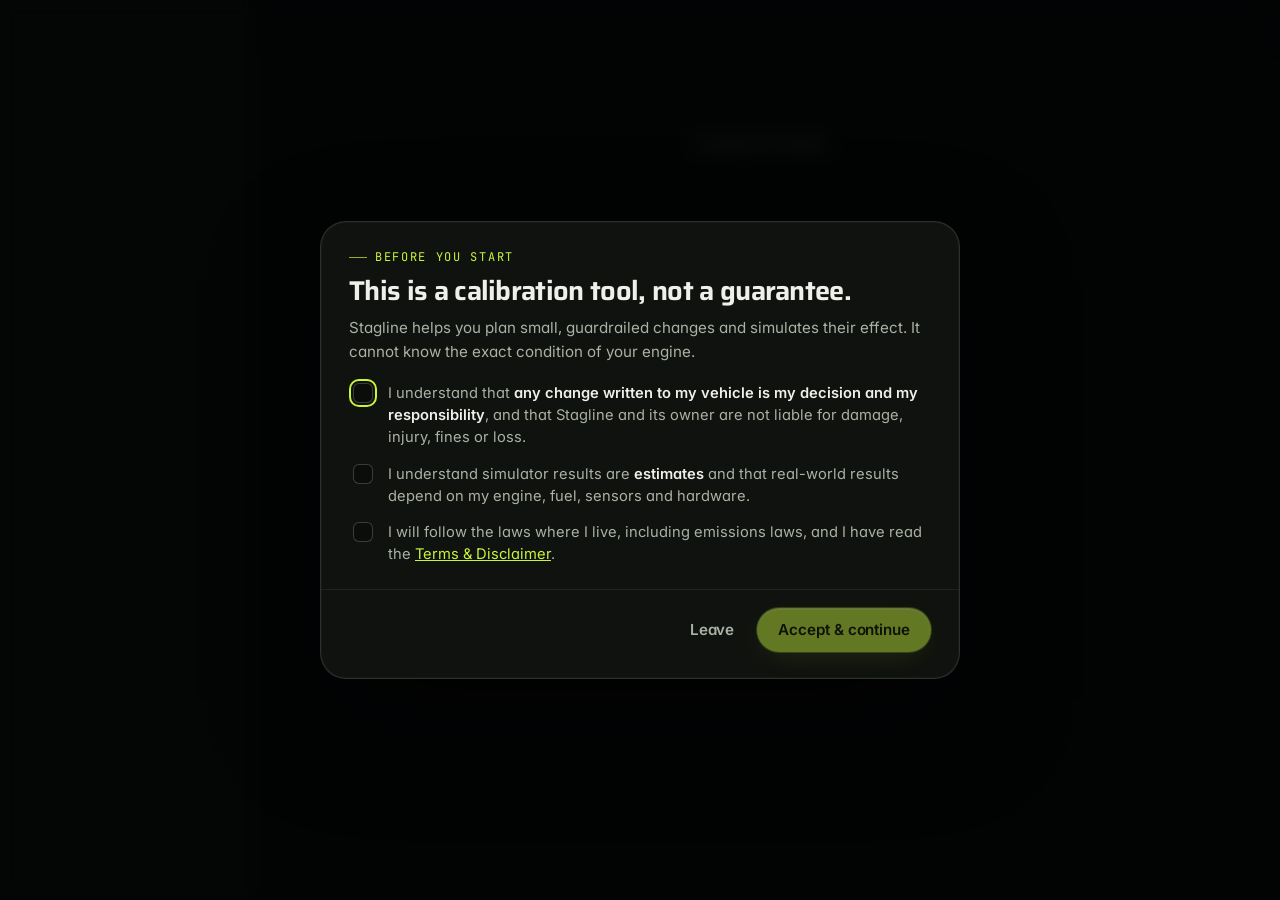
<file: builder.html>
<!doctype html>
<html lang="en" class="no-js">
<head>
<meta charset="utf-8">
<meta name="viewport" content="width=device-width, initial-scale=1, viewport-fit=cover">
<title>Tune Studio · Stagline — build, simulate &amp; review your LS tune</title>
<meta name="description" content="The Stagline Tune Studio: idle and cam-lope calibration, 3D VE and spark tables, a drive-cycle tune simulator, Bluetooth OBD2 diagnostics, log analysis with recommendations, automatic backups and an approval-gated write flow.">
<link rel="canonical" href="https://datbluepony.github.io/green-hornet-tuner/builder.html">
<meta name="theme-color" content="#070906">
<meta property="og:type" content="website">
<meta property="og:site_name" content="Stagline">
<meta property="og:title" content="Stagline Tune Studio">
<meta property="og:description" content="Build, simulate and review a guardrailed LS tune in your browser.">
<meta property="og:url" content="https://datbluepony.github.io/green-hornet-tuner/builder.html">
<meta property="og:image" content="https://datbluepony.github.io/green-hornet-tuner/assets/img/og.png">
<meta name="twitter:card" content="summary_large_image">
<link rel="icon" href="assets/img/favicon.svg" type="image/svg+xml">
<link rel="manifest" href="site.webmanifest">
<link rel="preconnect" href="https://fonts.googleapis.com">
<link rel="preconnect" href="https://fonts.gstatic.com" crossorigin>
<link rel="stylesheet" href="https://fonts.googleapis.com/css2?family=Inter:wght@400;500;600;700&family=JetBrains+Mono:wght@400;500;600&family=Saira:wght@500;600;700;800&display=swap">
<link rel="stylesheet" href="assets/css/site.css">
<link rel="stylesheet" href="assets/css/studio.css">
<script type="importmap">{"imports":{"three":"https://cdn.jsdelivr.net/npm/three@0.169.0/build/three.module.js","three/addons/":"https://cdn.jsdelivr.net/npm/three@0.169.0/examples/jsm/"}}</script>
</head>
<body class="studio">
<div class="app" id="app">
  <aside class="rail" id="rail" aria-label="Studio navigation"></aside>
  <div class="main">
    <header class="topbar" id="topbar"></header>
    <main class="view" id="view" tabindex="-1"><div class="view-inner"><div class="empty-state">Loading the Studio…</div></div></main>
  </div>
</div>
<noscript><div style="padding:40px;text-align:center">The Tune Studio needs JavaScript.</div></noscript>
<script type="module" src="assets/js/studio/app.js"></script>
</body>
</html>
</file>
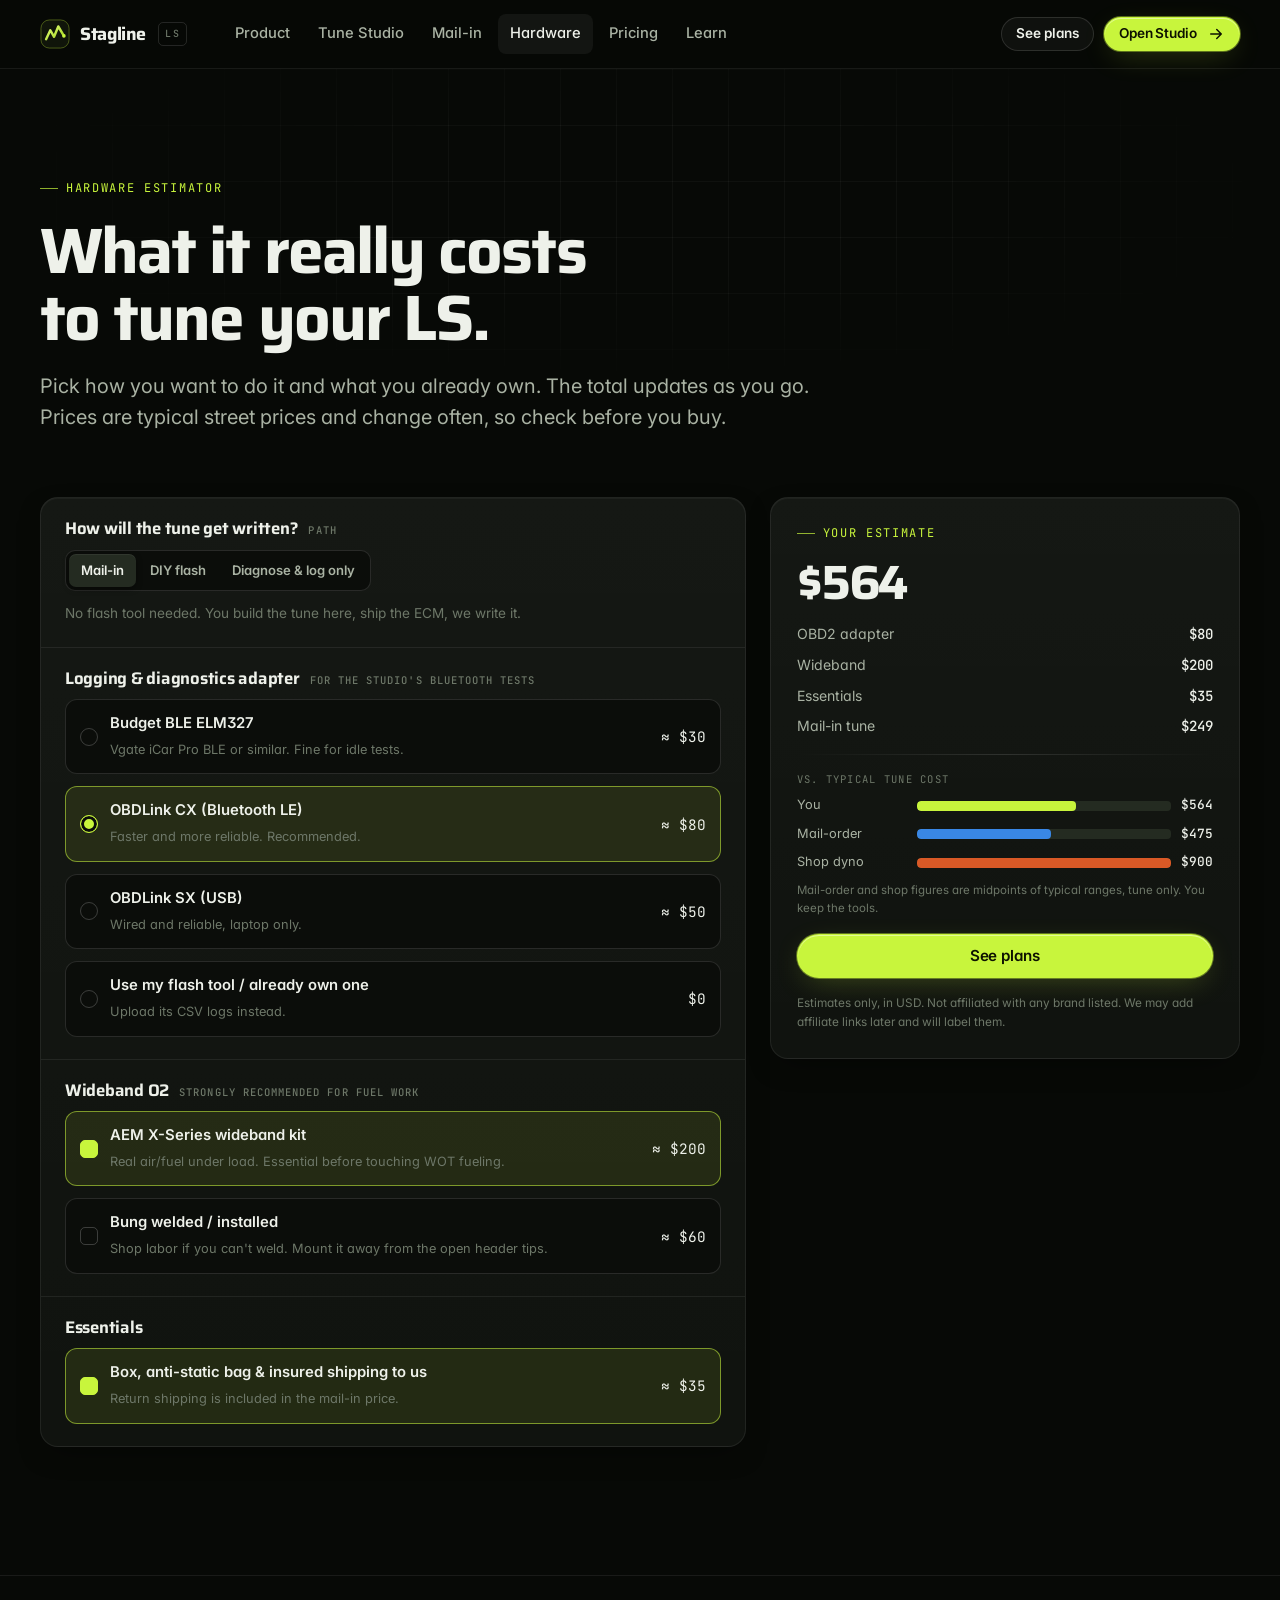
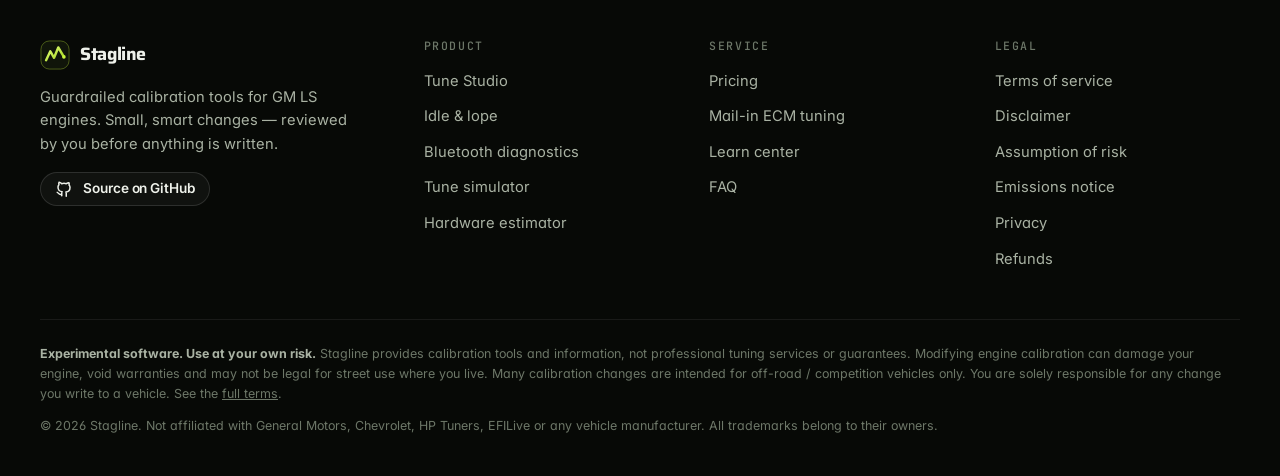
<file: hardware.html>
<!doctype html>
<html lang="en" class="no-js">
<head>
<meta charset="utf-8">
<meta name="viewport" content="width=device-width, initial-scale=1, viewport-fit=cover">
<title>LS Tuning Hardware Cost Estimator · Stagline</title>
<meta name="description" content="Estimate what you need to tune a GM LS engine: flash tool, Bluetooth OBD2 adapter, wideband O2 and battery maintainer. Compare DIY, mail-in and logging-only costs against a shop tune.">
<link rel="canonical" href="https://datbluepony.github.io/green-hornet-tuner/hardware.html">
<meta name="theme-color" content="#070906">
<meta property="og:type" content="website"><meta property="og:site_name" content="Stagline">
<meta property="og:title" content="LS tuning hardware estimator · Stagline">
<meta property="og:description" content="What does it really cost to tune your LS? Build your list and compare.">
<meta property="og:url" content="https://datbluepony.github.io/green-hornet-tuner/hardware.html">
<meta property="og:image" content="https://datbluepony.github.io/green-hornet-tuner/assets/img/og.png">
<meta name="twitter:card" content="summary_large_image">
<link rel="icon" href="assets/img/favicon.svg" type="image/svg+xml">
<link rel="manifest" href="site.webmanifest">
<link rel="preconnect" href="https://fonts.googleapis.com"><link rel="preconnect" href="https://fonts.gstatic.com" crossorigin>
<link rel="stylesheet" href="https://fonts.googleapis.com/css2?family=Inter:wght@400;500;600;700&family=JetBrains+Mono:wght@400;500;600&family=Saira:wght@500;600;700;800&display=swap">
<link rel="stylesheet" href="assets/css/site.css">
<style>
  .est { display: grid; grid-template-columns: minmax(0, 1.5fr) minmax(300px, 1fr); gap: 24px; align-items: start; }
  .group { padding: 22px 24px; border-top: 1px solid var(--line); display: grid; gap: 12px; }
  .group:first-child { border-top: 0; }
  .group h3 { font-size: 1.05rem; display: flex; gap: 10px; align-items: baseline; }
  .group h3 small { font-family: var(--mono); font-size: .66rem; letter-spacing: .1em; color: var(--text-3); font-weight: 500; text-transform: uppercase; }
  .opt { display: grid; grid-template-columns: auto 1fr auto; gap: 12px; align-items: center; padding: 12px 14px; border: 1px solid var(--line-2); border-radius: 12px; cursor: pointer; transition: all .15s; background: var(--bg-2); }
  .opt:hover { border-color: var(--line-3); }
  .opt:has(input:checked) { border-color: rgba(200,245,60,.55); background: var(--accent-soft); }
  .opt input { appearance: none; width: 18px; height: 18px; border-radius: 50%; border: 1.5px solid var(--line-3); margin: 0; display: grid; place-items: center; }
  .opt input[type=checkbox] { border-radius: 5px; }
  .opt input:checked { border-color: var(--accent); background: var(--accent); box-shadow: inset 0 0 0 3px var(--bg-2); }
  .opt input[type=checkbox]:checked { box-shadow: none; }
  .opt b { font-weight: 600; font-size: .93rem; display: block; }
  .opt span { font-size: .8rem; color: var(--text-3); }
  .opt .p { font-family: var(--mono); font-size: .9rem; color: var(--text); font-variant-numeric: tabular-nums; }
  .total { position: sticky; top: 92px; padding: 26px; display: grid; gap: 16px; }
  .total .big { font-family: var(--display); font-size: 3rem; font-weight: 700; letter-spacing: -.03em; line-height: 1; font-variant-numeric: tabular-nums; }
  .lines { display: grid; gap: 8px; font-size: .88rem; }
  .lines div { display: flex; justify-content: space-between; gap: 10px; color: var(--text-2); }
  .lines div b { font-family: var(--mono); font-weight: 500; color: var(--text); }
  .cmp { display: grid; gap: 8px; }
  .cmp .row { display: grid; grid-template-columns: 110px 1fr auto; gap: 10px; align-items: center; font-size: .8rem; color: var(--text-2); }
  .cmp .bar { height: 10px; border-radius: 4px; background: var(--surface-4); overflow: hidden; }
  .cmp .bar i { display: block; height: 100%; border-radius: 4px; }
  .cmp .row b { font-family: var(--mono); font-weight: 500; color: var(--text); }
  @media (max-width: 960px) { .est { grid-template-columns: 1fr; } .total { position: static; } }
</style>
</head>
<body>
<a class="skip-link" href="#main">Skip to content</a>
<div data-nav></div>
<main id="main">
  <section class="page-hero">
    <div class="grid-bg"></div>
    <div class="container">
      <span class="eyebrow">Hardware estimator</span>
      <h1 style="font-size:clamp(2.4rem,5vw,4rem);max-width:20ch">What it really costs to tune your LS.</h1>
      <p class="lede">Pick how you want to do it and what you already own. The total updates as you go. Prices are typical street prices and change often, so check before you buy.</p>
    </div>
  </section>
  <section class="section" style="padding-top:0">
    <div class="container est">
      <div class="card" id="opts">
        <div class="group">
          <h3>How will the tune get written? <small>Path</small></h3>
          <div class="seg" role="group" aria-label="Path" style="width:max-content;max-width:100%;flex-wrap:wrap">
            <button data-path="mailin" aria-pressed="true">Mail-in</button>
            <button data-path="diy" aria-pressed="false">DIY flash</button>
            <button data-path="log" aria-pressed="false">Diagnose &amp; log only</button>
          </div>
          <p class="dim" style="font-size:.85rem" id="path-note"></p>
        </div>
        <div class="group" data-for="diy">
          <h3>Flash tool <small>Required for DIY</small></h3>
          <label class="opt"><input type="radio" name="flash" value="500" checked><div><b>HP Tuners MPVI3 + vehicle credits</b><span>The most common LS tool. E38 needs credits to license the vehicle.</span></div><span class="p">≈ $500</span></label>
          <label class="opt"><input type="radio" name="flash" value="800"><div><b>EFILive FlashScan V3</b><span>Pro-grade, strong GM support, includes VIN licenses.</span></div><span class="p">≈ $800</span></label>
          <label class="opt"><input type="radio" name="flash" value="0"><div><b>I already own one</b><span>Your existing tool and licenses.</span></div><span class="p">$0</span></label>
        </div>
        <div class="group">
          <h3>Logging &amp; diagnostics adapter <small>For the Studio's Bluetooth tests</small></h3>
          <label class="opt"><input type="radio" name="obd" value="30"><div><b>Budget BLE ELM327</b><span>Vgate iCar Pro BLE or similar. Fine for idle tests.</span></div><span class="p">≈ $30</span></label>
          <label class="opt"><input type="radio" name="obd" value="80" checked><div><b>OBDLink CX (Bluetooth LE)</b><span>Faster and more reliable. Recommended.</span></div><span class="p">≈ $80</span></label>
          <label class="opt"><input type="radio" name="obd" value="50"><div><b>OBDLink SX (USB)</b><span>Wired and reliable, laptop only.</span></div><span class="p">≈ $50</span></label>
          <label class="opt"><input type="radio" name="obd" value="0"><div><b>Use my flash tool / already own one</b><span>Upload its CSV logs instead.</span></div><span class="p">$0</span></label>
        </div>
        <div class="group">
          <h3>Wideband O2 <small>Strongly recommended for fuel work</small></h3>
          <label class="opt"><input type="checkbox" name="wb" value="200" checked><div><b>AEM X-Series wideband kit</b><span>Real air/fuel under load. Essential before touching WOT fueling.</span></div><span class="p">≈ $200</span></label>
          <label class="opt"><input type="checkbox" name="wb" value="60"><div><b>Bung welded / installed</b><span>Shop labor if you can't weld. Mount it away from the open header tips.</span></div><span class="p">≈ $60</span></label>
        </div>
        <div class="group">
          <h3>Essentials</h3>
          <label class="opt" data-for="diy"><input type="checkbox" name="ess" value="60" checked><div><b>Battery maintainer (10 A+)</b><span>Keeps voltage steady during a write. Don't flash without one.</span></div><span class="p">≈ $60</span></label>
          <label class="opt" data-for="diy log"><input type="checkbox" name="ess" value="250"><div><b>Refurbished Windows laptop</b><span>Only if you don't have one. HP Tuners and EFILive run on Windows.</span></div><span class="p">≈ $250</span></label>
          <label class="opt" data-for="mailin"><input type="checkbox" name="ess" value="35" checked><div><b>Box, anti-static bag &amp; insured shipping to us</b><span>Return shipping is included in the mail-in price.</span></div><span class="p">≈ $35</span></label>
        </div>
      </div>
      <aside class="card total" aria-live="polite">
        <span class="eyebrow">Your estimate</span>
        <div class="big" id="total">$0</div>
        <div class="lines" id="lines"></div>
        <div class="divider"></div>
        <div class="cmp" id="cmp"></div>
        <a class="btn btn-primary" href="pricing.html">See plans</a>
        <p class="dim" style="font-size:.74rem">Estimates only, in USD. Not affiliated with any brand listed. We may add affiliate links later and will label them.</p>
      </aside>
    </div>
  </section>
</main>
<div data-footer></div>
<script type="module" src="assets/js/site.js"></script>
<script type="module">
  import { CONFIG } from "./assets/js/config.js";
  let path = "mailin";
  const notes = {
    mailin: "No flash tool needed. You build the tune here, ship the ECM, we write it.",
    diy: "You'll flash the approved change sheet yourself with HP Tuners or EFILive.",
    log: "Just the Studio's free diagnostics and simulator, with a cheap adapter.",
  };
  const $ = (s) => document.querySelector(s);
  function calc() {
    document.querySelectorAll("[data-path]").forEach((b) => b.setAttribute("aria-pressed", String(b.dataset.path === path)));
    document.querySelectorAll("[data-for]").forEach((el) => { const on = el.dataset.for.split(" ").includes(path); el.hidden = !on; });
    $("#path-note").textContent = notes[path];
    const val = (sel) => [...document.querySelectorAll(sel)].filter((i) => i.checked && !i.closest("[hidden]")).reduce((s, i) => s + +i.value, 0);
    const flash = path === "diy" ? val("[name=flash]") : 0;
    const obd = val("[name=obd]"), wb = val("[name=wb]"), ess = val("[name=ess]");
    const plan = path === "mailin" ? CONFIG.pricing.mailin : path === "diy" ? CONFIG.pricing.street : 0;
    const total = flash + obd + wb + ess + plan;
    $("#total").textContent = `$${total.toLocaleString()}`;
    const rows = [["Flash tool", flash, path === "diy"], ["OBD2 adapter", obd, true], ["Wideband", wb, true], ["Essentials", ess, true], [path === "mailin" ? "Mail-in tune" : path === "diy" ? "Street plan" : "Explorer plan", plan, true]];
    $("#lines").innerHTML = rows.filter((r) => r[2]).map(([n, v]) => `<div><span>${n}</span><b>${v ? "$" + v.toLocaleString() : "$0"}</b></div>`).join("");
    const cmp = [["You", total, "var(--accent)"], ["Mail-order", 475, "var(--s1)"], ["Shop dyno", 900, "var(--s2)"]];
    const max = Math.max(...cmp.map((c) => c[1]), 1);
    $("#cmp").innerHTML = `<span class="k mono dim" style="font-size:.66rem;letter-spacing:.12em">VS. TYPICAL TUNE COST</span>` + cmp.map(([n, v, c]) => `<div class="row"><span>${n}</span><div class="bar"><i style="width:${(v / max) * 100}%;background:${c}"></i></div><b>$${v.toLocaleString()}</b></div>`).join("") + `<span class="dim" style="font-size:.72rem">Mail-order and shop figures are midpoints of typical ranges, tune only. You keep the tools.</span>`;
  }
  document.querySelectorAll("[data-path]").forEach((b) => b.addEventListener("click", () => { path = b.dataset.path; calc(); }));
  document.getElementById("opts").addEventListener("change", calc);
  calc();
</script>
</body>
</html>
</file>
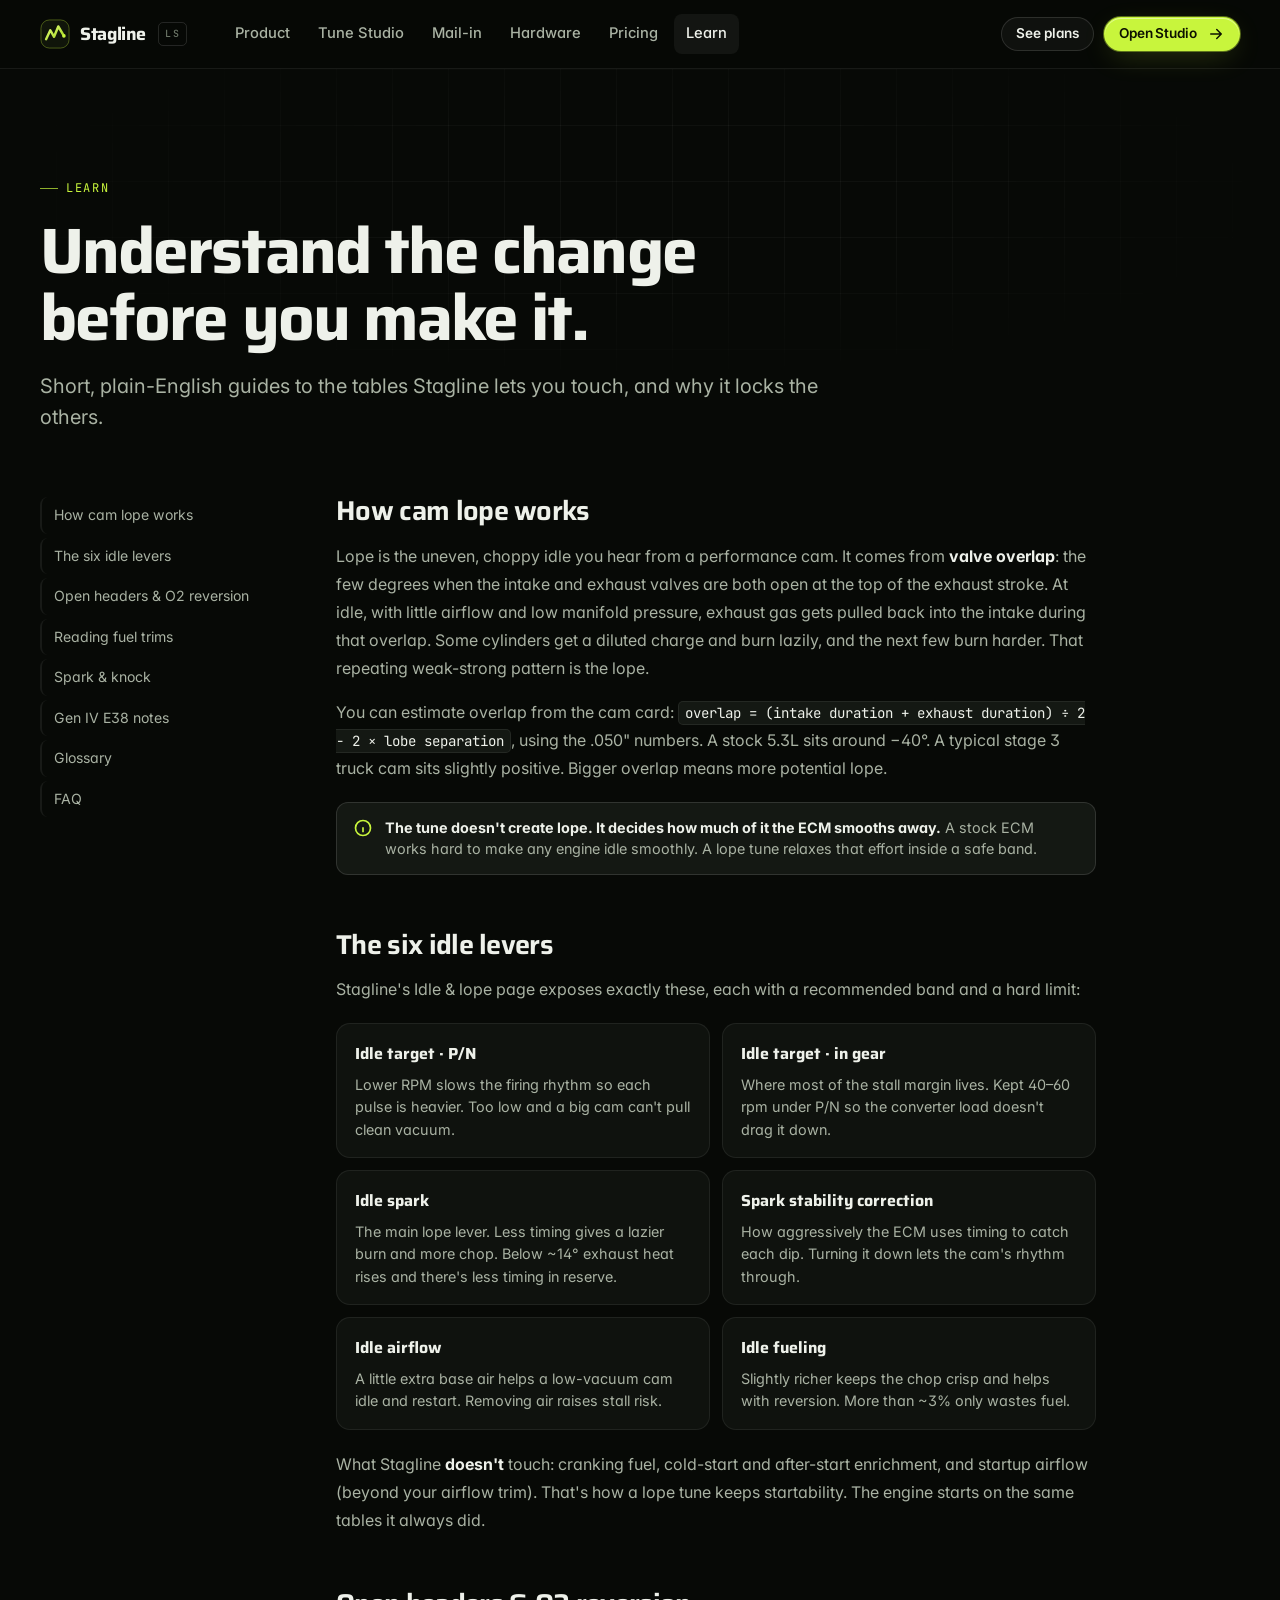
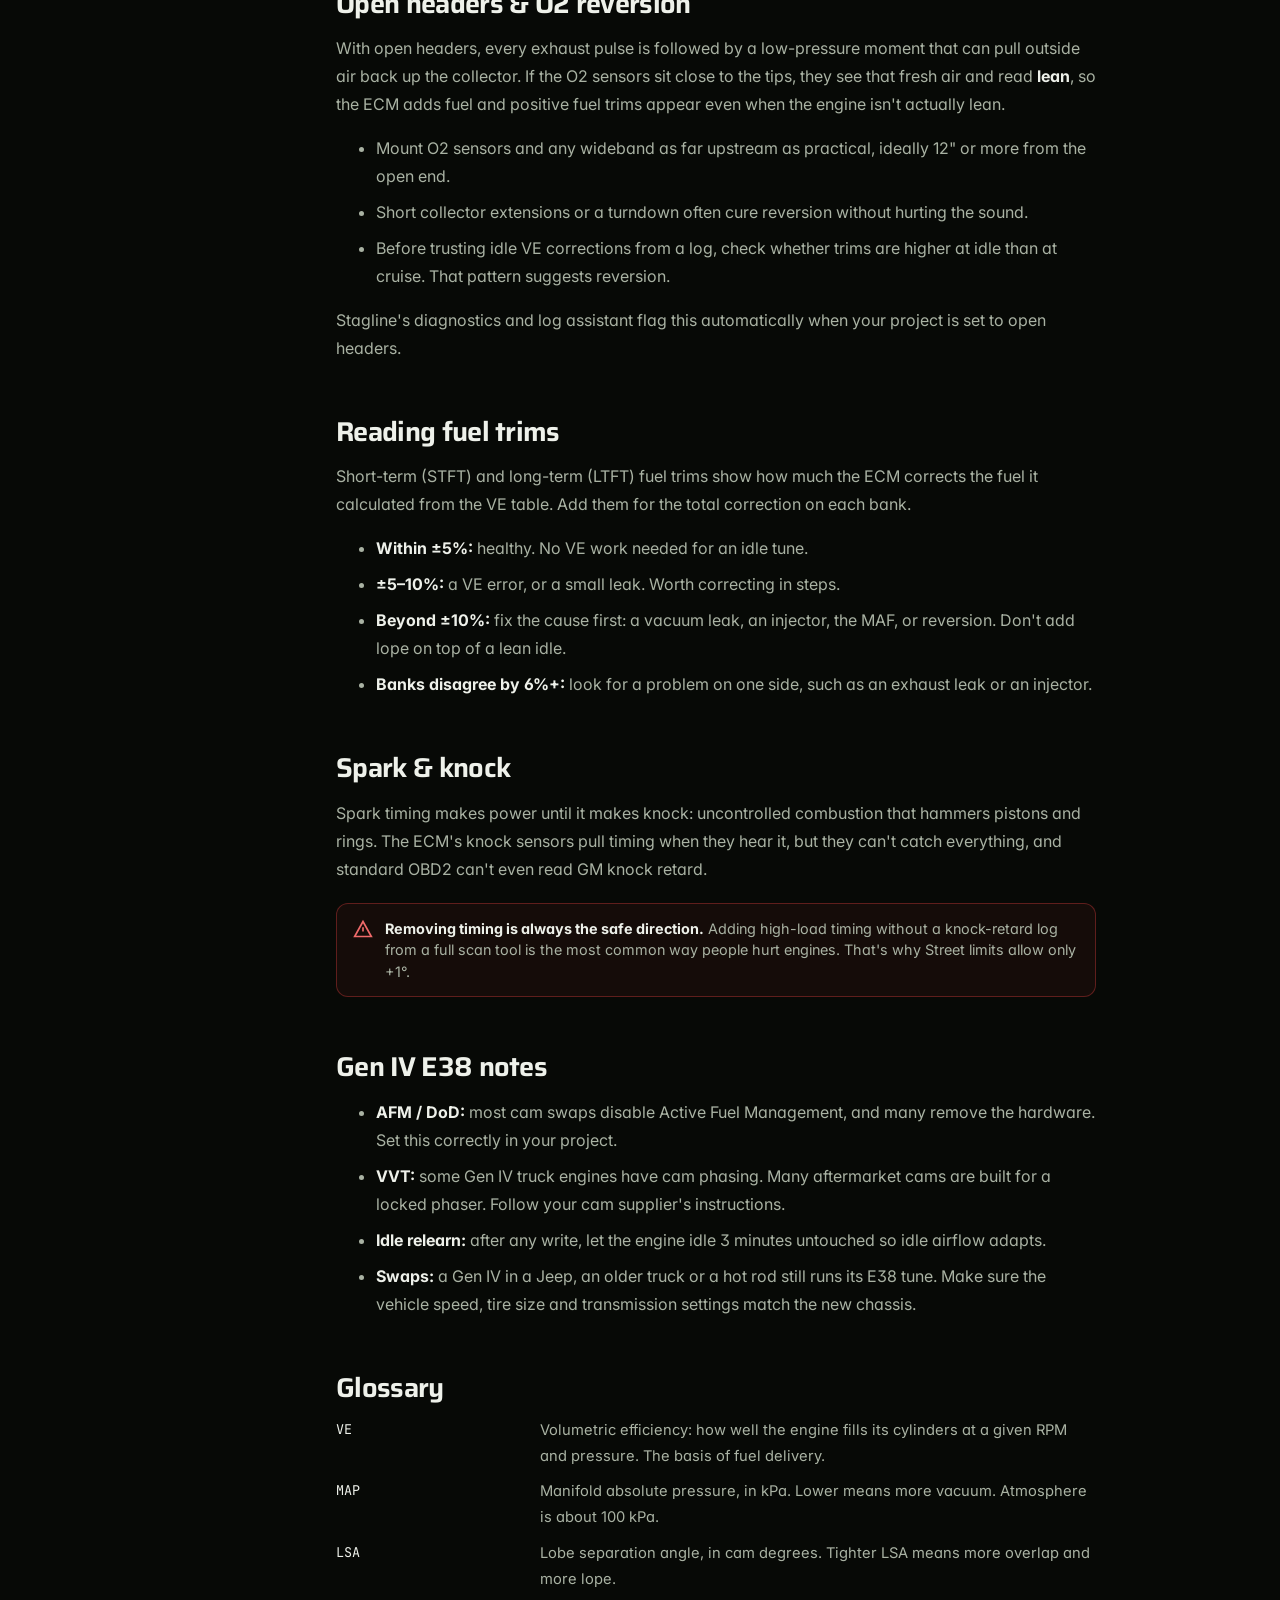
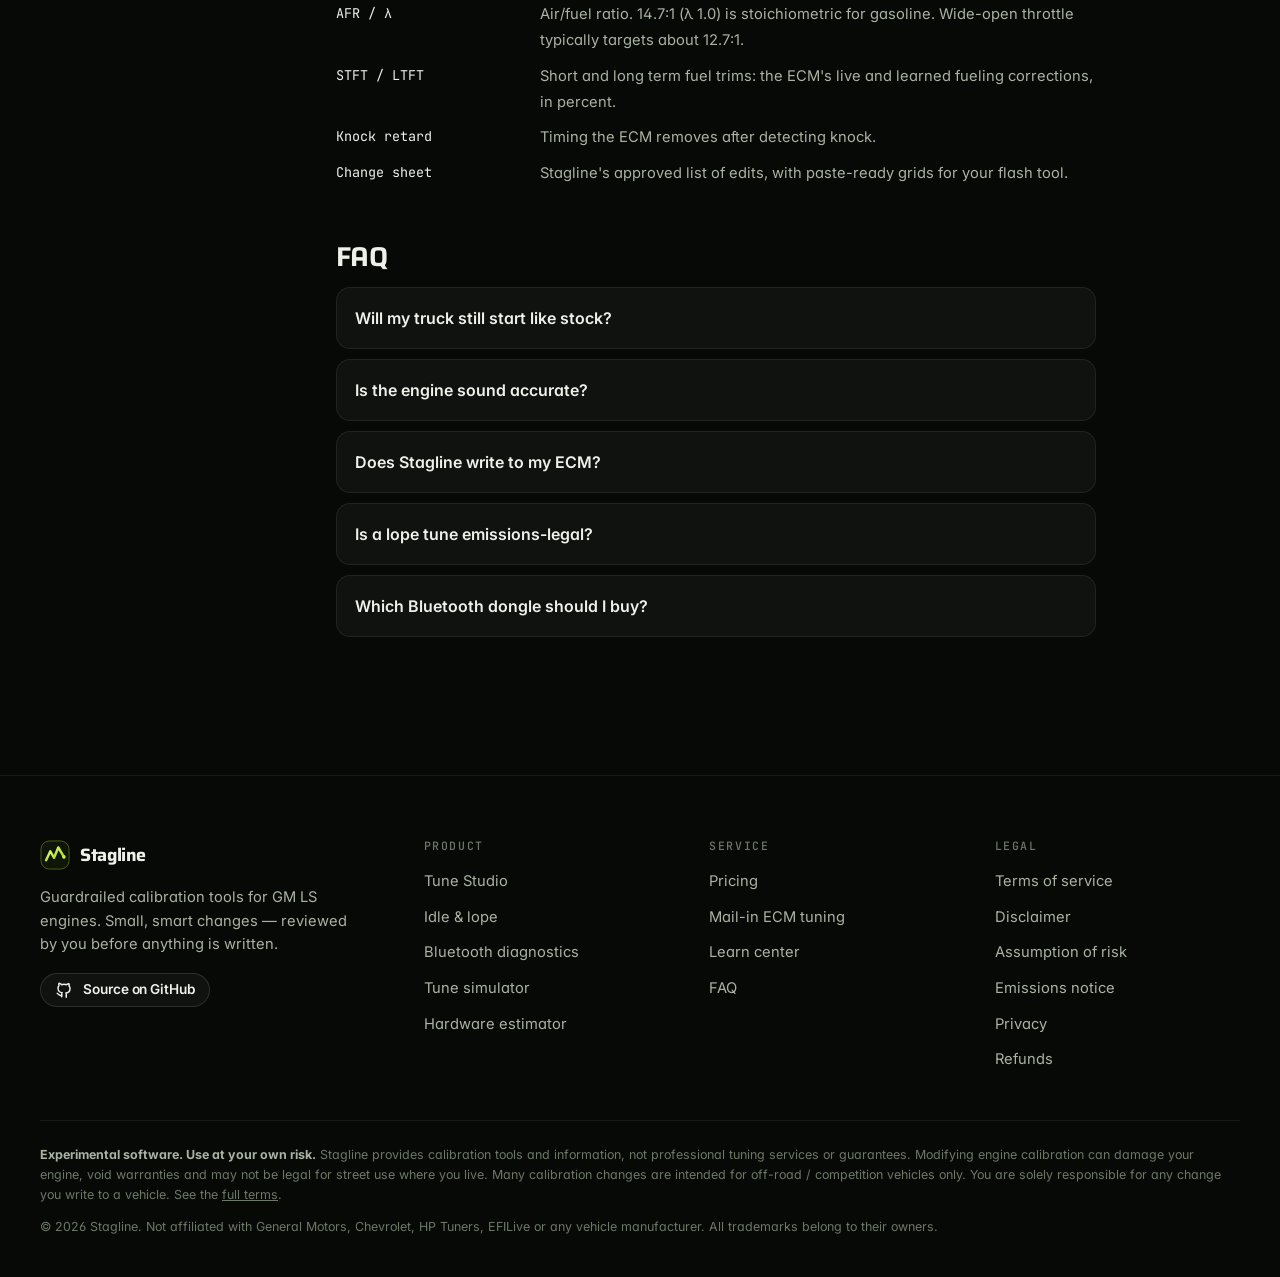
<file: learn.html>
<!doctype html>
<html lang="en" class="no-js">
<head>
<meta charset="utf-8">
<meta name="viewport" content="width=device-width, initial-scale=1, viewport-fit=cover">
<title>Learn LS Tuning · Cam lope, idle tuning, fuel trims &amp; knock — Stagline</title>
<meta name="description" content="Plain-English guides to LS tuning: how cam lope works, the six idle tuning levers, open headers and O2 reversion, reading fuel trims, why spark timing is dangerous, and Gen IV E38 notes.">
<link rel="canonical" href="https://datbluepony.github.io/green-hornet-tuner/learn.html">
<meta name="theme-color" content="#070906">
<meta property="og:type" content="article"><meta property="og:site_name" content="Stagline">
<meta property="og:title" content="Learn LS tuning · Stagline">
<meta property="og:description" content="How cam lope works, idle tuning levers, fuel trims, knock and Gen IV notes, in plain English.">
<meta property="og:url" content="https://datbluepony.github.io/green-hornet-tuner/learn.html">
<meta property="og:image" content="https://datbluepony.github.io/green-hornet-tuner/assets/img/og.png">
<meta name="twitter:card" content="summary_large_image">
<link rel="icon" href="assets/img/favicon.svg" type="image/svg+xml">
<link rel="manifest" href="site.webmanifest">
<link rel="preconnect" href="https://fonts.googleapis.com"><link rel="preconnect" href="https://fonts.gstatic.com" crossorigin>
<link rel="stylesheet" href="https://fonts.googleapis.com/css2?family=Inter:wght@400;500;600;700&family=JetBrains+Mono:wght@400;500;600&family=Saira:wght@500;600;700;800&display=swap">
<link rel="stylesheet" href="assets/css/site.css">
<script type="application/ld+json">
{"@context":"https://schema.org","@type":"FAQPage","mainEntity":[
{"@type":"Question","name":"Can a tune make my cam lope more without hurting starts?","acceptedAnswer":{"@type":"Answer","text":"Yes, within limits. Lowering idle spark and reducing idle spark stability correction lets the cam's natural overlap show, while leaving cranking and cold-start tables stock keeps starts clean."}},
{"@type":"Question","name":"Can I get lope from a stock LS cam?","acceptedAnswer":{"@type":"Answer","text":"Only a little. Lope comes from valve overlap, and stock Gen IV cams have very little. A tune can bring out a cam's lope but cannot create overlap."}},
{"@type":"Question","name":"Do open headers affect fuel trims?","acceptedAnswer":{"@type":"Answer","text":"Often. Open headers can pull outside air back toward the O2 sensors between exhaust pulses (reversion), making them read lean so the ECM adds fuel. Check this before correcting VE."}},
{"@type":"Question","name":"Is it safe to add spark timing?","acceptedAnswer":{"@type":"Answer","text":"Adding high-load timing without knock data is the most common way to damage an engine. Removing timing is always the safe direction."}}
]}
</script>
<style>
  .learn { display: grid; grid-template-columns: 240px minmax(0, 1fr); gap: 56px; align-items: start; }
  .toc { position: sticky; top: 96px; display: grid; gap: 4px; }
  .toc a { padding: 7px 12px; border-radius: 8px; color: var(--text-2); font-size: .88rem; border-left: 2px solid var(--line); }
  .toc a:hover { color: var(--text); border-left-color: var(--accent); background: rgba(255,255,255,.03); }
  .levers { display: grid; grid-template-columns: repeat(2, minmax(0, 1fr)); gap: 12px; margin: 20px 0; }
  .lever { padding: 16px 18px; border: 1px solid var(--line); border-radius: 14px; background: var(--surface); display: grid; gap: 6px; }
  .lever b { color: var(--text); font-family: var(--display); }
  .lever span { font-size: .9rem; line-height: 1.55; }
  .glossary { display: grid; grid-template-columns: 180px 1fr; gap: 10px 24px; margin: 16px 0; }
  .glossary dt { font-family: var(--mono); font-size: .84rem; color: var(--text); }
  .glossary dd { margin: 0; font-size: .92rem; }
  .faq details { border: 1px solid var(--line); border-radius: 14px; background: var(--surface); margin-bottom: 10px; }
  .faq summary { cursor: pointer; padding: 16px 18px; font-weight: 600; color: var(--text); list-style: none; }
  .faq summary::-webkit-details-marker { display: none; }
  .faq details p { padding: 0 18px 16px; margin: 0; }
  @media (max-width: 900px) { .learn { grid-template-columns: 1fr; } .toc { position: static; grid-template-columns: 1fr 1fr; } .levers, .glossary { grid-template-columns: 1fr; } }
</style>
</head>
<body>
<a class="skip-link" href="#main">Skip to content</a>
<div data-nav></div>
<main id="main">
  <section class="page-hero">
    <div class="grid-bg"></div>
    <div class="container">
      <span class="eyebrow">Learn</span>
      <h1 style="font-size:clamp(2.4rem,5vw,4rem);max-width:20ch">Understand the change before you make it.</h1>
      <p class="lede">Short, plain-English guides to the tables Stagline lets you touch, and why it locks the others.</p>
    </div>
  </section>
  <section class="section" style="padding-top:0">
    <div class="container learn">
      <nav class="toc" aria-label="On this page">
        <a href="#lope">How cam lope works</a>
        <a href="#levers">The six idle levers</a>
        <a href="#headers">Open headers &amp; O2 reversion</a>
        <a href="#trims">Reading fuel trims</a>
        <a href="#knock">Spark &amp; knock</a>
        <a href="#gen4">Gen IV E38 notes</a>
        <a href="#glossary">Glossary</a>
        <a href="#faq">FAQ</a>
      </nav>
      <article class="prose">
        <h2 id="lope" style="margin-top:0">How cam lope works</h2>
        <p>Lope is the uneven, choppy idle you hear from a performance cam. It comes from <strong>valve overlap</strong>: the few degrees when the intake and exhaust valves are both open at the top of the exhaust stroke. At idle, with little airflow and low manifold pressure, exhaust gas gets pulled back into the intake during that overlap. Some cylinders get a diluted charge and burn lazily, and the next few burn harder. That repeating weak-strong pattern is the lope.</p>
        <p>You can estimate overlap from the cam card: <code>overlap = (intake duration + exhaust duration) ÷ 2 − 2 × lobe separation</code>, using the .050" numbers. A stock 5.3L sits around −40°. A typical stage 3 truck cam sits slightly positive. Bigger overlap means more potential lope.</p>
        <div class="callout info"><svg viewBox="0 0 24 24" fill="none" stroke="currentColor" stroke-width="2"><circle cx="12" cy="12" r="9"/><path d="M12 11v6M12 7.5h.01"/></svg><span><strong>The tune doesn't create lope. It decides how much of it the ECM smooths away.</strong> A stock ECM works hard to make any engine idle smoothly. A lope tune relaxes that effort inside a safe band.</span></div>

        <h2 id="levers">The six idle levers</h2>
        <p>Stagline's Idle &amp; lope page exposes exactly these, each with a recommended band and a hard limit:</p>
        <div class="levers">
          <div class="lever"><b>Idle target · P/N</b><span>Lower RPM slows the firing rhythm so each pulse is heavier. Too low and a big cam can't pull clean vacuum.</span></div>
          <div class="lever"><b>Idle target · in gear</b><span>Where most of the stall margin lives. Kept 40–60 rpm under P/N so the converter load doesn't drag it down.</span></div>
          <div class="lever"><b>Idle spark</b><span>The main lope lever. Less timing gives a lazier burn and more chop. Below ~14° exhaust heat rises and there's less timing in reserve.</span></div>
          <div class="lever"><b>Spark stability correction</b><span>How aggressively the ECM uses timing to catch each dip. Turning it down lets the cam's rhythm through.</span></div>
          <div class="lever"><b>Idle airflow</b><span>A little extra base air helps a low-vacuum cam idle and restart. Removing air raises stall risk.</span></div>
          <div class="lever"><b>Idle fueling</b><span>Slightly richer keeps the chop crisp and helps with reversion. More than ~3% only wastes fuel.</span></div>
        </div>
        <p>What Stagline <strong>doesn't</strong> touch: cranking fuel, cold-start and after-start enrichment, and startup airflow (beyond your airflow trim). That's how a lope tune keeps startability. The engine starts on the same tables it always did.</p>

        <h2 id="headers">Open headers &amp; O2 reversion</h2>
        <p>With open headers, every exhaust pulse is followed by a low-pressure moment that can pull outside air back up the collector. If the O2 sensors sit close to the tips, they see that fresh air and read <strong>lean</strong>, so the ECM adds fuel and positive fuel trims appear even when the engine isn't actually lean.</p>
        <ul>
          <li>Mount O2 sensors and any wideband as far upstream as practical, ideally 12" or more from the open end.</li>
          <li>Short collector extensions or a turndown often cure reversion without hurting the sound.</li>
          <li>Before trusting idle VE corrections from a log, check whether trims are higher at idle than at cruise. That pattern suggests reversion.</li>
        </ul>
        <p>Stagline's diagnostics and log assistant flag this automatically when your project is set to open headers.</p>

        <h2 id="trims">Reading fuel trims</h2>
        <p>Short-term (STFT) and long-term (LTFT) fuel trims show how much the ECM corrects the fuel it calculated from the VE table. Add them for the total correction on each bank.</p>
        <ul>
          <li><strong>Within ±5%:</strong> healthy. No VE work needed for an idle tune.</li>
          <li><strong>±5–10%:</strong> a VE error, or a small leak. Worth correcting in steps.</li>
          <li><strong>Beyond ±10%:</strong> fix the cause first: a vacuum leak, an injector, the MAF, or reversion. Don't add lope on top of a lean idle.</li>
          <li><strong>Banks disagree by 6%+:</strong> look for a problem on one side, such as an exhaust leak or an injector.</li>
        </ul>

        <h2 id="knock">Spark &amp; knock</h2>
        <p>Spark timing makes power until it makes knock: uncontrolled combustion that hammers pistons and rings. The ECM's knock sensors pull timing when they hear it, but they can't catch everything, and standard OBD2 can't even read GM knock retard.</p>
        <div class="callout crit"><svg viewBox="0 0 24 24" fill="none" stroke="currentColor" stroke-width="2"><path d="M12 3 2 21h20L12 3z"/><path d="M12 10v5M12 18h.01"/></svg><span><strong>Removing timing is always the safe direction.</strong> Adding high-load timing without a knock-retard log from a full scan tool is the most common way people hurt engines. That's why Street limits allow only +1°.</span></div>

        <h2 id="gen4">Gen IV E38 notes</h2>
        <ul>
          <li><strong>AFM / DoD:</strong> most cam swaps disable Active Fuel Management, and many remove the hardware. Set this correctly in your project.</li>
          <li><strong>VVT:</strong> some Gen IV truck engines have cam phasing. Many aftermarket cams are built for a locked phaser. Follow your cam supplier's instructions.</li>
          <li><strong>Idle relearn:</strong> after any write, let the engine idle 3 minutes untouched so idle airflow adapts.</li>
          <li><strong>Swaps:</strong> a Gen IV in a Jeep, an older truck or a hot rod still runs its E38 tune. Make sure the vehicle speed, tire size and transmission settings match the new chassis.</li>
        </ul>

        <h2 id="glossary">Glossary</h2>
        <dl class="glossary">
          <dt>VE</dt><dd>Volumetric efficiency: how well the engine fills its cylinders at a given RPM and pressure. The basis of fuel delivery.</dd>
          <dt>MAP</dt><dd>Manifold absolute pressure, in kPa. Lower means more vacuum. Atmosphere is about 100 kPa.</dd>
          <dt>LSA</dt><dd>Lobe separation angle, in cam degrees. Tighter LSA means more overlap and more lope.</dd>
          <dt>AFR / λ</dt><dd>Air/fuel ratio. 14.7:1 (λ 1.0) is stoichiometric for gasoline. Wide-open throttle typically targets about 12.7:1.</dd>
          <dt>STFT / LTFT</dt><dd>Short and long term fuel trims: the ECM's live and learned fueling corrections, in percent.</dd>
          <dt>Knock retard</dt><dd>Timing the ECM removes after detecting knock.</dd>
          <dt>Change sheet</dt><dd>Stagline's approved list of edits, with paste-ready grids for your flash tool.</dd>
        </dl>

        <h2 id="faq">FAQ</h2>
        <div class="faq">
          <details><summary>Will my truck still start like stock?</summary><p>That's the goal. Cranking and cold-start tables stay locked, and the simulator scores startability before you approve anything. Reducing idle airflow is the main way a lope tune can hurt hot restarts, so it's capped on Street.</p></details>
          <details><summary>Is the engine sound accurate?</summary><p>It's built from a real recording of a Gen IV 5.3 with a stage 3 truck cam and open headers, “As recorded” plays it untouched. Other settings respace the same recorded firing pulses: lower RPM and more lope put more space between the booms without changing their pitch. It's great for comparing settings, but it can't predict exactly how your engine will sound.</p></details>
          <details><summary>Does Stagline write to my ECM?</summary><p>Not directly yet. In the preview you export an approved change sheet for HP Tuners or EFILive, or use the mail-in service. Direct J2534 flashing is in development and will keep the same approval and backup steps.</p></details>
          <details><summary>Is a lope tune emissions-legal?</summary><p>Modifying calibrations on an emissions-controlled street vehicle may violate federal or state law. Many changes are intended for off-road or competition vehicles only. Check the laws where you live. See the <a href="legal.html#emissions">emissions notice</a>.</p></details>
          <details><summary>Which Bluetooth dongle should I buy?</summary><p>A Bluetooth LE ELM327 such as the OBDLink CX works in Chrome and Edge. “Classic” Bluetooth adapters and iPhone browsers can't connect from a web page. See the <a href="hardware.html">hardware estimator</a>.</p></details>
        </div>
      </article>
    </div>
  </section>
</main>
<div data-footer></div>
<script type="module" src="assets/js/site.js"></script>
</body>
</html>
</file>
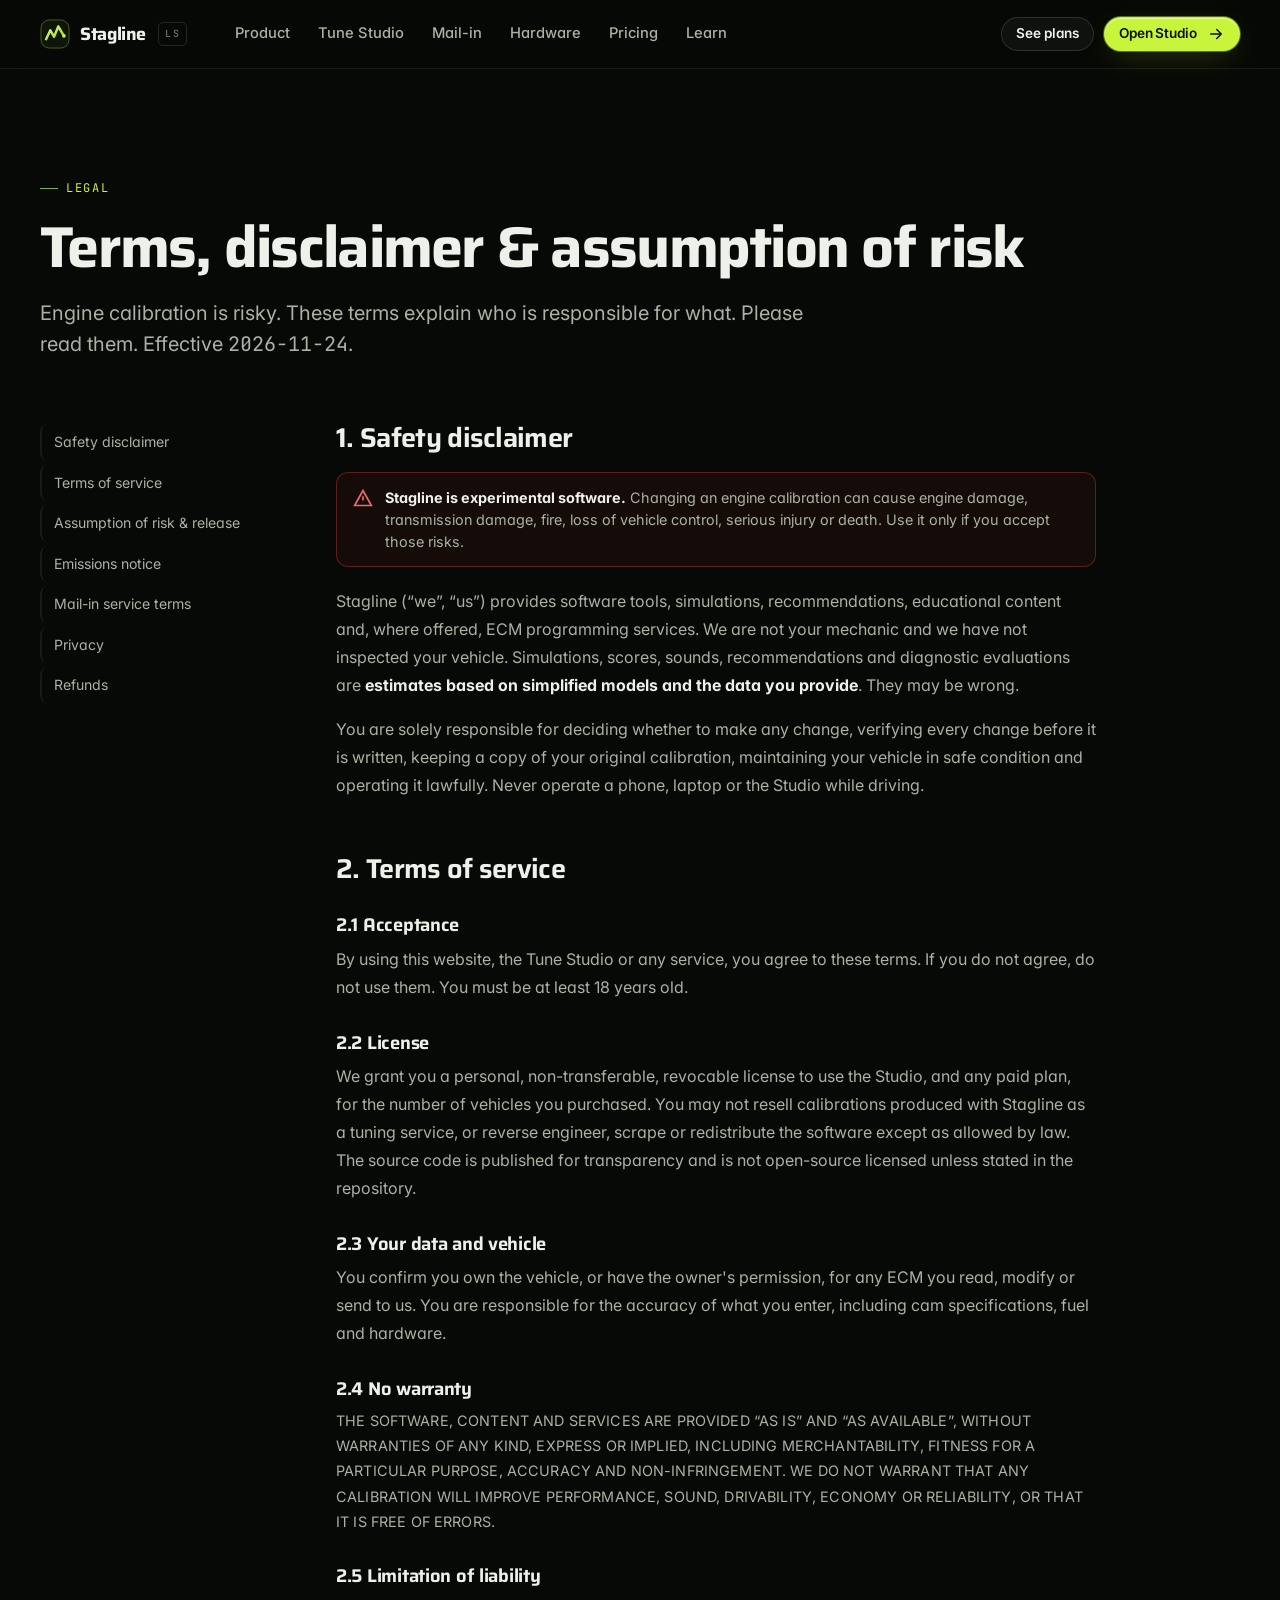
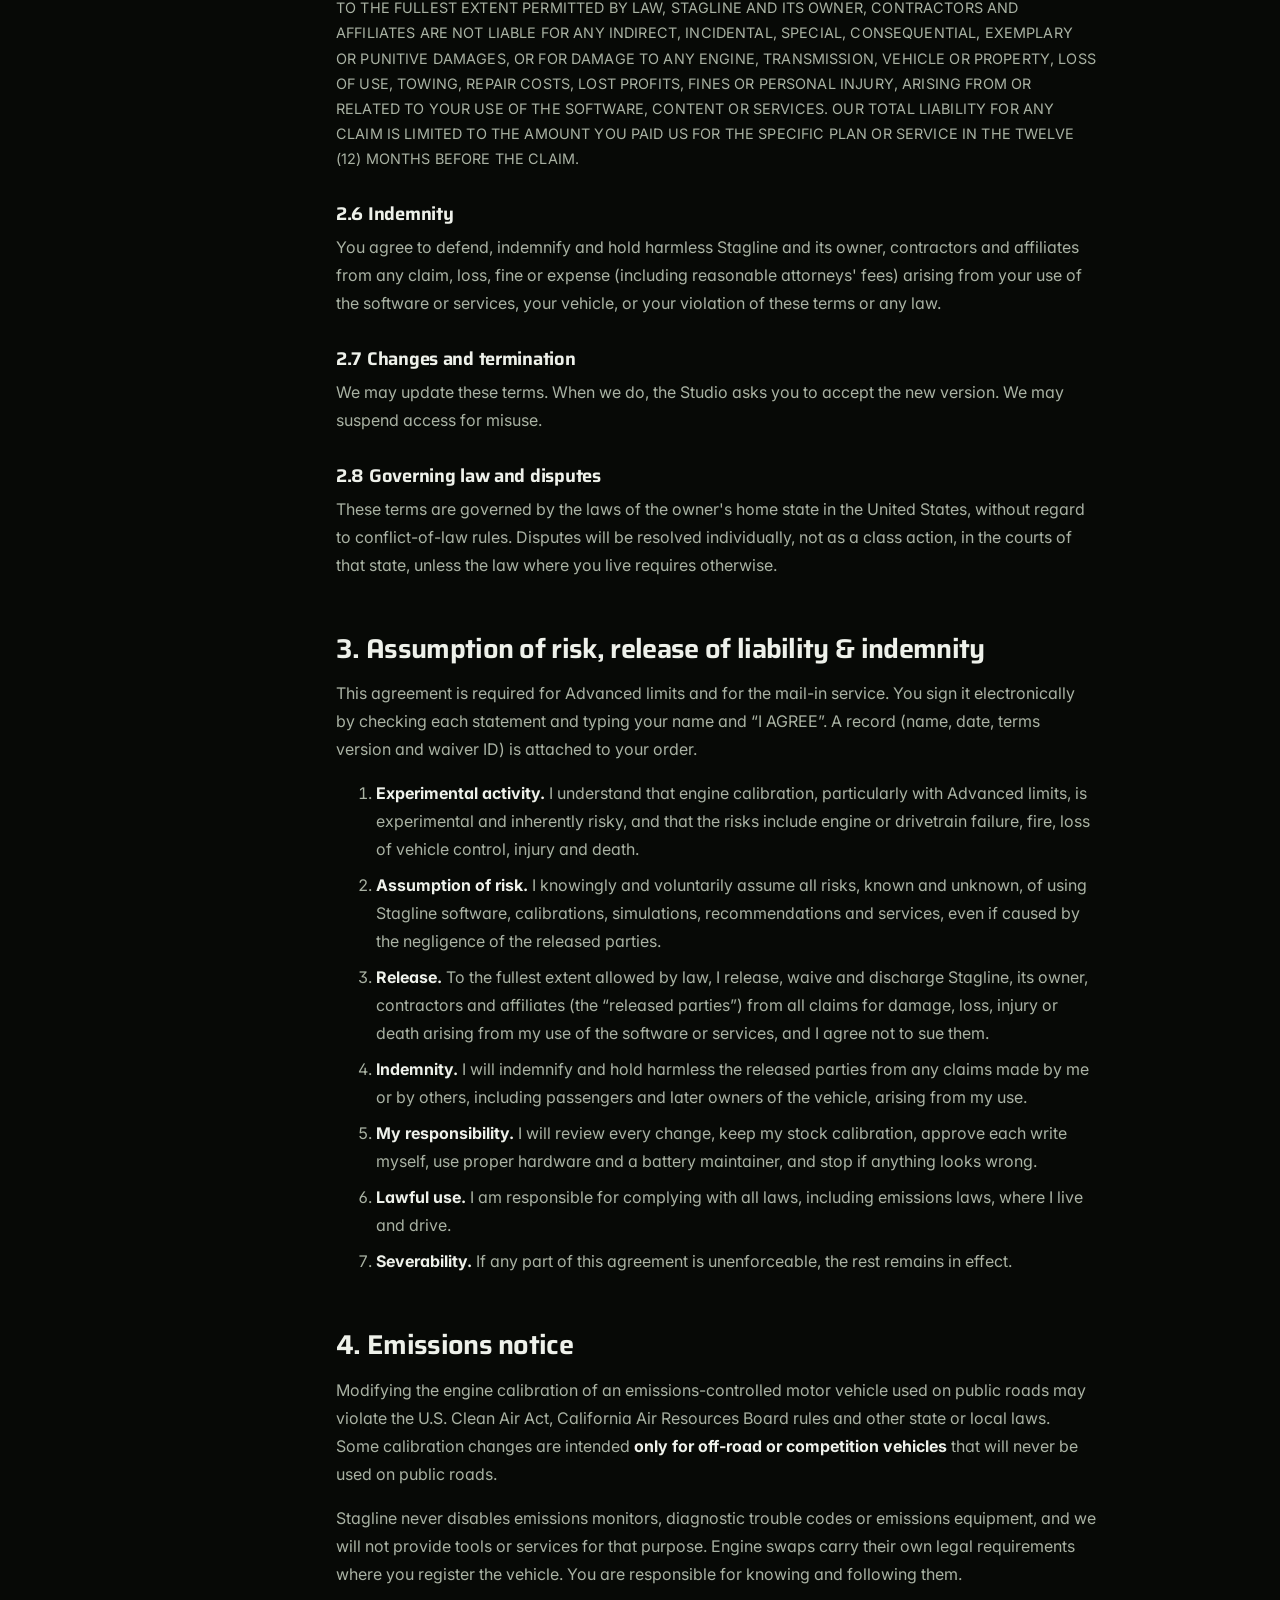
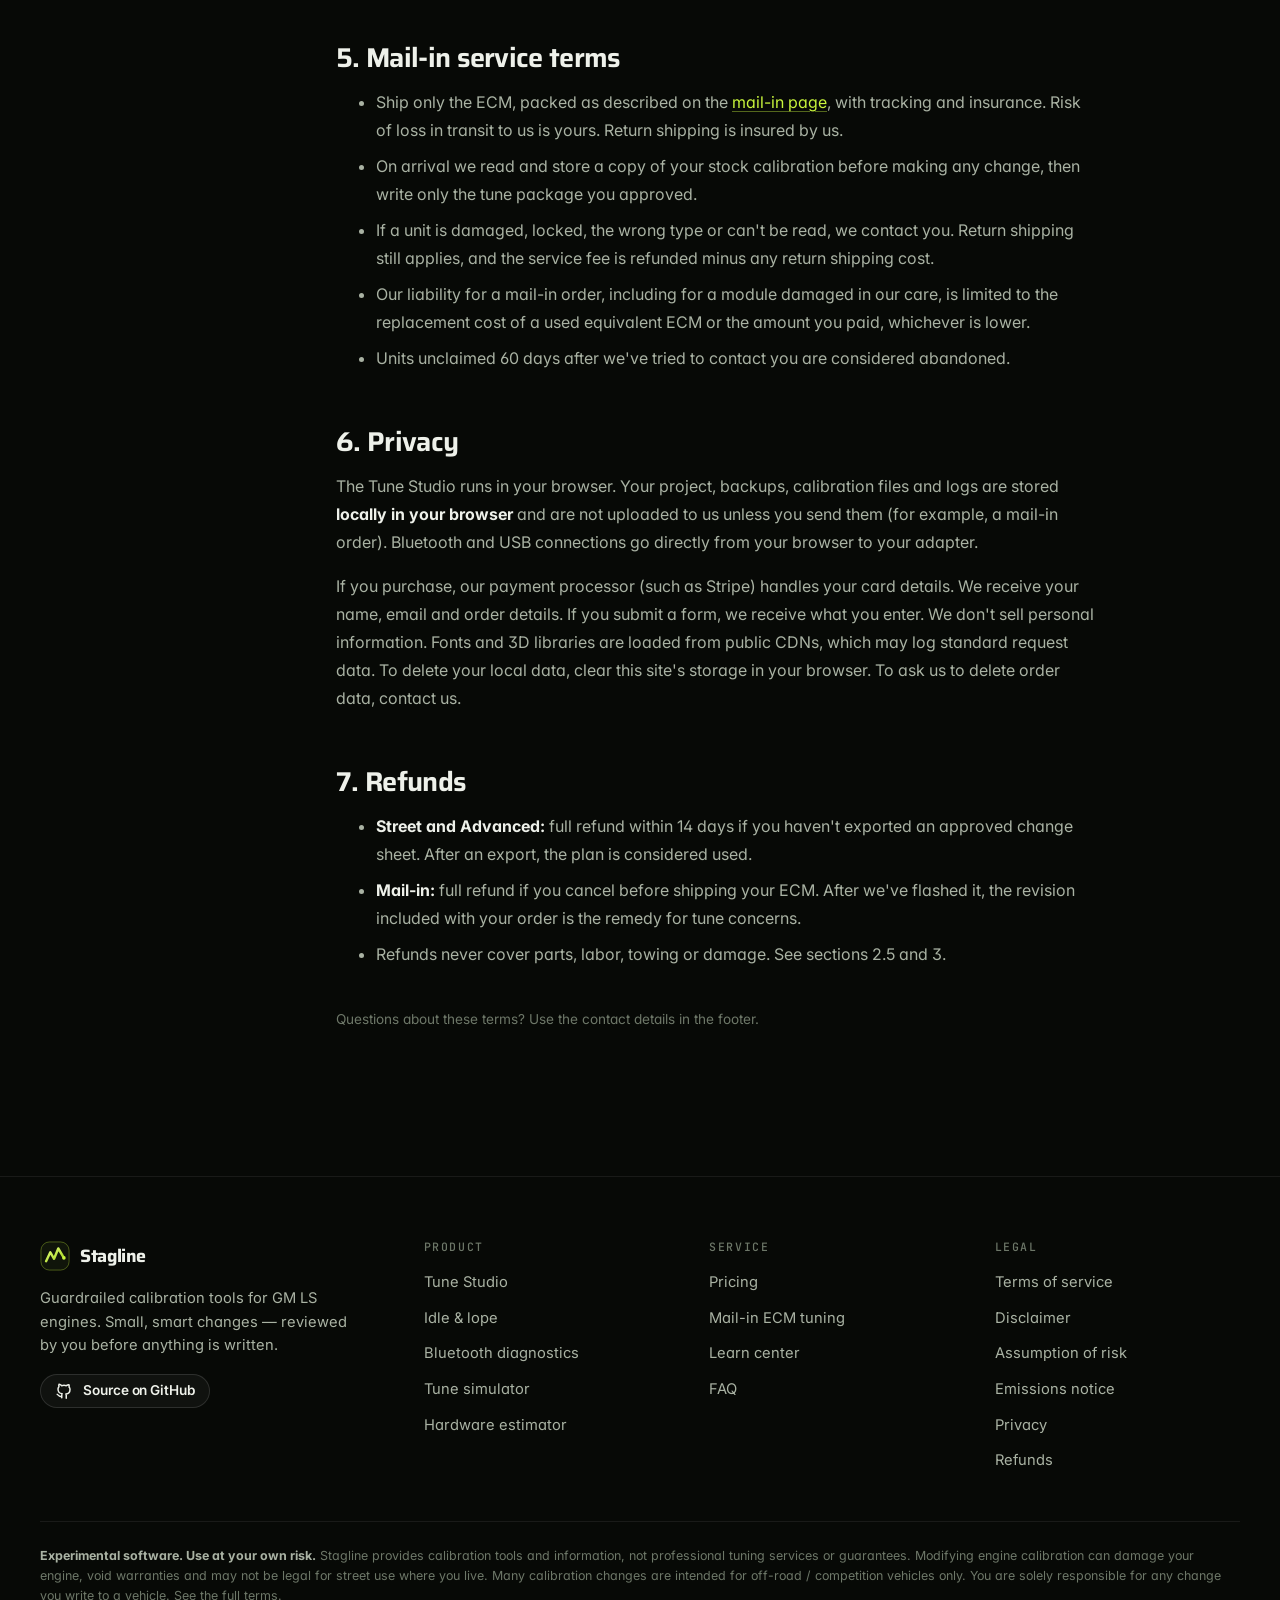
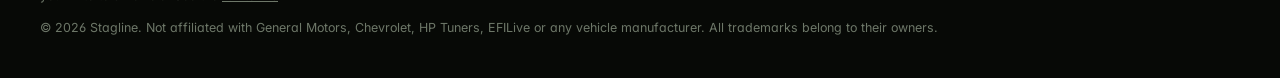
<file: legal.html>
<!doctype html>
<html lang="en" class="no-js">
<head>
<meta charset="utf-8">
<meta name="viewport" content="width=device-width, initial-scale=1, viewport-fit=cover">
<title>Terms, Disclaimer &amp; Assumption of Risk · Stagline</title>
<meta name="description" content="Stagline terms of service, safety disclaimer, assumption of risk and release of liability, emissions notice, mail-in service terms, privacy and refund policy.">
<link rel="canonical" href="https://datbluepony.github.io/green-hornet-tuner/legal.html">
<meta name="theme-color" content="#070906">
<meta name="robots" content="index, follow">
<link rel="icon" href="assets/img/favicon.svg" type="image/svg+xml">
<link rel="manifest" href="site.webmanifest">
<link rel="preconnect" href="https://fonts.googleapis.com"><link rel="preconnect" href="https://fonts.gstatic.com" crossorigin>
<link rel="stylesheet" href="https://fonts.googleapis.com/css2?family=Inter:wght@400;500;600;700&family=JetBrains+Mono:wght@400;500;600&family=Saira:wght@500;600;700;800&display=swap">
<link rel="stylesheet" href="assets/css/site.css">
<style>
  .legal { display: grid; grid-template-columns: 240px minmax(0, 1fr); gap: 56px; align-items: start; }
  .toc { position: sticky; top: 96px; display: grid; gap: 4px; }
  .toc a { padding: 7px 12px; border-radius: 8px; color: var(--text-2); font-size: .88rem; border-left: 2px solid var(--line); }
  .toc a:hover { color: var(--text); border-left-color: var(--accent); }
  .caps { text-transform: uppercase; font-size: .9rem; letter-spacing: .01em; }
  @media (max-width: 900px) { .legal { grid-template-columns: 1fr; } .toc { position: static; } }
</style>
</head>
<body>
<a class="skip-link" href="#main">Skip to content</a>
<div data-nav></div>
<main id="main">
  <section class="page-hero">
    <div class="container">
      <span class="eyebrow">Legal</span>
      <h1 style="font-size:clamp(2.2rem,4.5vw,3.6rem)">Terms, disclaimer &amp; assumption of risk</h1>
      <p class="lede">Engine calibration is risky. These terms explain who is responsible for what. Please read them. Effective <span class="mono" id="ver">2026-11-24</span>.</p>
    </div>
  </section>
  <section class="section" style="padding-top:0">
    <div class="container legal">
      <nav class="toc" aria-label="Sections">
        <a href="#disclaimer">Safety disclaimer</a>
        <a href="#terms">Terms of service</a>
        <a href="#waiver">Assumption of risk &amp; release</a>
        <a href="#emissions">Emissions notice</a>
        <a href="#mailin">Mail-in service terms</a>
        <a href="#privacy">Privacy</a>
        <a href="#refunds">Refunds</a>
      </nav>
      <article class="prose">
        <h2 id="disclaimer" style="margin-top:0">1. Safety disclaimer</h2>
        <div class="callout crit"><svg viewBox="0 0 24 24" fill="none" stroke="currentColor" stroke-width="2"><path d="M12 3 2 21h20L12 3z"/><path d="M12 10v5M12 18h.01"/></svg><span><strong>Stagline is experimental software.</strong> Changing an engine calibration can cause engine damage, transmission damage, fire, loss of vehicle control, serious injury or death. Use it only if you accept those risks.</span></div>
        <p>Stagline (“we”, “us”) provides software tools, simulations, recommendations, educational content and, where offered, ECM programming services. We are not your mechanic and we have not inspected your vehicle. Simulations, scores, sounds, recommendations and diagnostic evaluations are <strong>estimates based on simplified models and the data you provide</strong>. They may be wrong.</p>
        <p>You are solely responsible for deciding whether to make any change, verifying every change before it is written, keeping a copy of your original calibration, maintaining your vehicle in safe condition and operating it lawfully. Never operate a phone, laptop or the Studio while driving.</p>

        <h2 id="terms">2. Terms of service</h2>
        <h3>2.1 Acceptance</h3>
        <p>By using this website, the Tune Studio or any service, you agree to these terms. If you do not agree, do not use them. You must be at least 18 years old.</p>
        <h3>2.2 License</h3>
        <p>We grant you a personal, non-transferable, revocable license to use the Studio, and any paid plan, for the number of vehicles you purchased. You may not resell calibrations produced with Stagline as a tuning service, or reverse engineer, scrape or redistribute the software except as allowed by law. The source code is published for transparency and is not open-source licensed unless stated in the repository.</p>
        <h3>2.3 Your data and vehicle</h3>
        <p>You confirm you own the vehicle, or have the owner's permission, for any ECM you read, modify or send to us. You are responsible for the accuracy of what you enter, including cam specifications, fuel and hardware.</p>
        <h3>2.4 No warranty</h3>
        <p class="caps">The software, content and services are provided “as is” and “as available”, without warranties of any kind, express or implied, including merchantability, fitness for a particular purpose, accuracy and non-infringement. We do not warrant that any calibration will improve performance, sound, drivability, economy or reliability, or that it is free of errors.</p>
        <h3>2.5 Limitation of liability</h3>
        <p class="caps">To the fullest extent permitted by law, Stagline and its owner, contractors and affiliates are not liable for any indirect, incidental, special, consequential, exemplary or punitive damages, or for damage to any engine, transmission, vehicle or property, loss of use, towing, repair costs, lost profits, fines or personal injury, arising from or related to your use of the software, content or services. Our total liability for any claim is limited to the amount you paid us for the specific plan or service in the twelve (12) months before the claim.</p>
        <h3>2.6 Indemnity</h3>
        <p>You agree to defend, indemnify and hold harmless Stagline and its owner, contractors and affiliates from any claim, loss, fine or expense (including reasonable attorneys' fees) arising from your use of the software or services, your vehicle, or your violation of these terms or any law.</p>
        <h3>2.7 Changes and termination</h3>
        <p>We may update these terms. When we do, the Studio asks you to accept the new version. We may suspend access for misuse.</p>
        <h3>2.8 Governing law and disputes</h3>
        <p>These terms are governed by the laws of the owner's home state in the United States, without regard to conflict-of-law rules. Disputes will be resolved individually, not as a class action, in the courts of that state, unless the law where you live requires otherwise.</p>

        <h2 id="waiver">3. Assumption of risk, release of liability &amp; indemnity</h2>
        <p>This agreement is required for Advanced limits and for the mail-in service. You sign it electronically by checking each statement and typing your name and “I AGREE”. A record (name, date, terms version and waiver ID) is attached to your order.</p>
        <ol>
          <li><strong>Experimental activity.</strong> I understand that engine calibration, particularly with Advanced limits, is experimental and inherently risky, and that the risks include engine or drivetrain failure, fire, loss of vehicle control, injury and death.</li>
          <li><strong>Assumption of risk.</strong> I knowingly and voluntarily assume all risks, known and unknown, of using Stagline software, calibrations, simulations, recommendations and services, even if caused by the negligence of the released parties.</li>
          <li><strong>Release.</strong> To the fullest extent allowed by law, I release, waive and discharge Stagline, its owner, contractors and affiliates (the “released parties”) from all claims for damage, loss, injury or death arising from my use of the software or services, and I agree not to sue them.</li>
          <li><strong>Indemnity.</strong> I will indemnify and hold harmless the released parties from any claims made by me or by others, including passengers and later owners of the vehicle, arising from my use.</li>
          <li><strong>My responsibility.</strong> I will review every change, keep my stock calibration, approve each write myself, use proper hardware and a battery maintainer, and stop if anything looks wrong.</li>
          <li><strong>Lawful use.</strong> I am responsible for complying with all laws, including emissions laws, where I live and drive.</li>
          <li><strong>Severability.</strong> If any part of this agreement is unenforceable, the rest remains in effect.</li>
        </ol>

        <h2 id="emissions">4. Emissions notice</h2>
        <p>Modifying the engine calibration of an emissions-controlled motor vehicle used on public roads may violate the U.S. Clean Air Act, California Air Resources Board rules and other state or local laws. Some calibration changes are intended <strong>only for off-road or competition vehicles</strong> that will never be used on public roads.</p>
        <p>Stagline never disables emissions monitors, diagnostic trouble codes or emissions equipment, and we will not provide tools or services for that purpose. Engine swaps carry their own legal requirements where you register the vehicle. You are responsible for knowing and following them.</p>

        <h2 id="mailin">5. Mail-in service terms</h2>
        <ul>
          <li>Ship only the ECM, packed as described on the <a href="mail-in.html">mail-in page</a>, with tracking and insurance. Risk of loss in transit to us is yours. Return shipping is insured by us.</li>
          <li>On arrival we read and store a copy of your stock calibration before making any change, then write only the tune package you approved.</li>
          <li>If a unit is damaged, locked, the wrong type or can't be read, we contact you. Return shipping still applies, and the service fee is refunded minus any return shipping cost.</li>
          <li>Our liability for a mail-in order, including for a module damaged in our care, is limited to the replacement cost of a used equivalent ECM or the amount you paid, whichever is lower.</li>
          <li>Units unclaimed 60 days after we've tried to contact you are considered abandoned.</li>
        </ul>

        <h2 id="privacy">6. Privacy</h2>
        <p>The Tune Studio runs in your browser. Your project, backups, calibration files and logs are stored <strong>locally in your browser</strong> and are not uploaded to us unless you send them (for example, a mail-in order). Bluetooth and USB connections go directly from your browser to your adapter.</p>
        <p>If you purchase, our payment processor (such as Stripe) handles your card details. We receive your name, email and order details. If you submit a form, we receive what you enter. We don't sell personal information. Fonts and 3D libraries are loaded from public CDNs, which may log standard request data. To delete your local data, clear this site's storage in your browser. To ask us to delete order data, contact us.</p>

        <h2 id="refunds">7. Refunds</h2>
        <ul>
          <li><strong>Street and Advanced:</strong> full refund within 14 days if you haven't exported an approved change sheet. After an export, the plan is considered used.</li>
          <li><strong>Mail-in:</strong> full refund if you cancel before shipping your ECM. After we've flashed it, the revision included with your order is the remedy for tune concerns.</li>
          <li>Refunds never cover parts, labor, towing or damage. See sections 2.5 and 3.</li>
        </ul>
        <p class="dim" style="font-size:.85rem;margin-top:40px">Questions about these terms? Use the contact details in the footer.</p>
      </article>
    </div>
  </section>
</main>
<div data-footer></div>
<script type="module">
  import { CONFIG } from "./assets/js/config.js";
  document.getElementById("ver").textContent = CONFIG.legalVersion;
</script>
<script type="module" src="assets/js/site.js"></script>
</body>
</html>
</file>
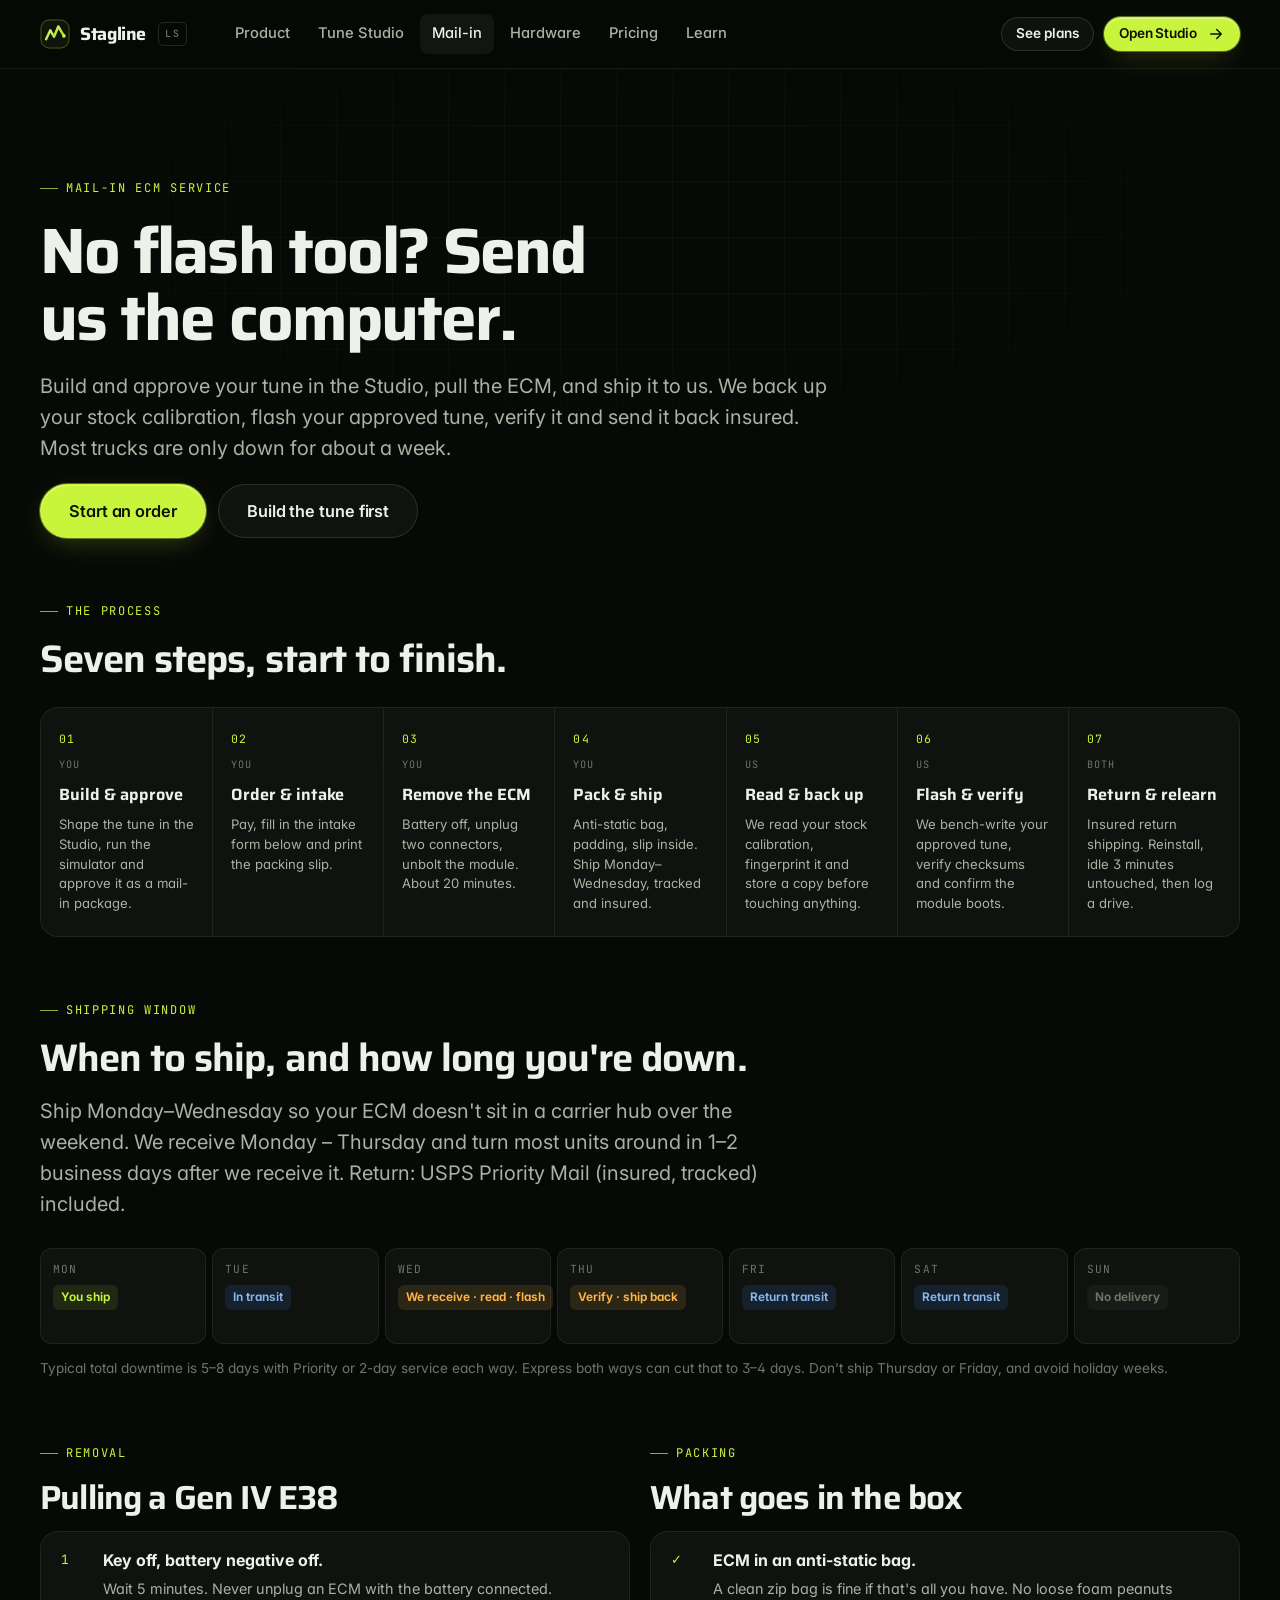
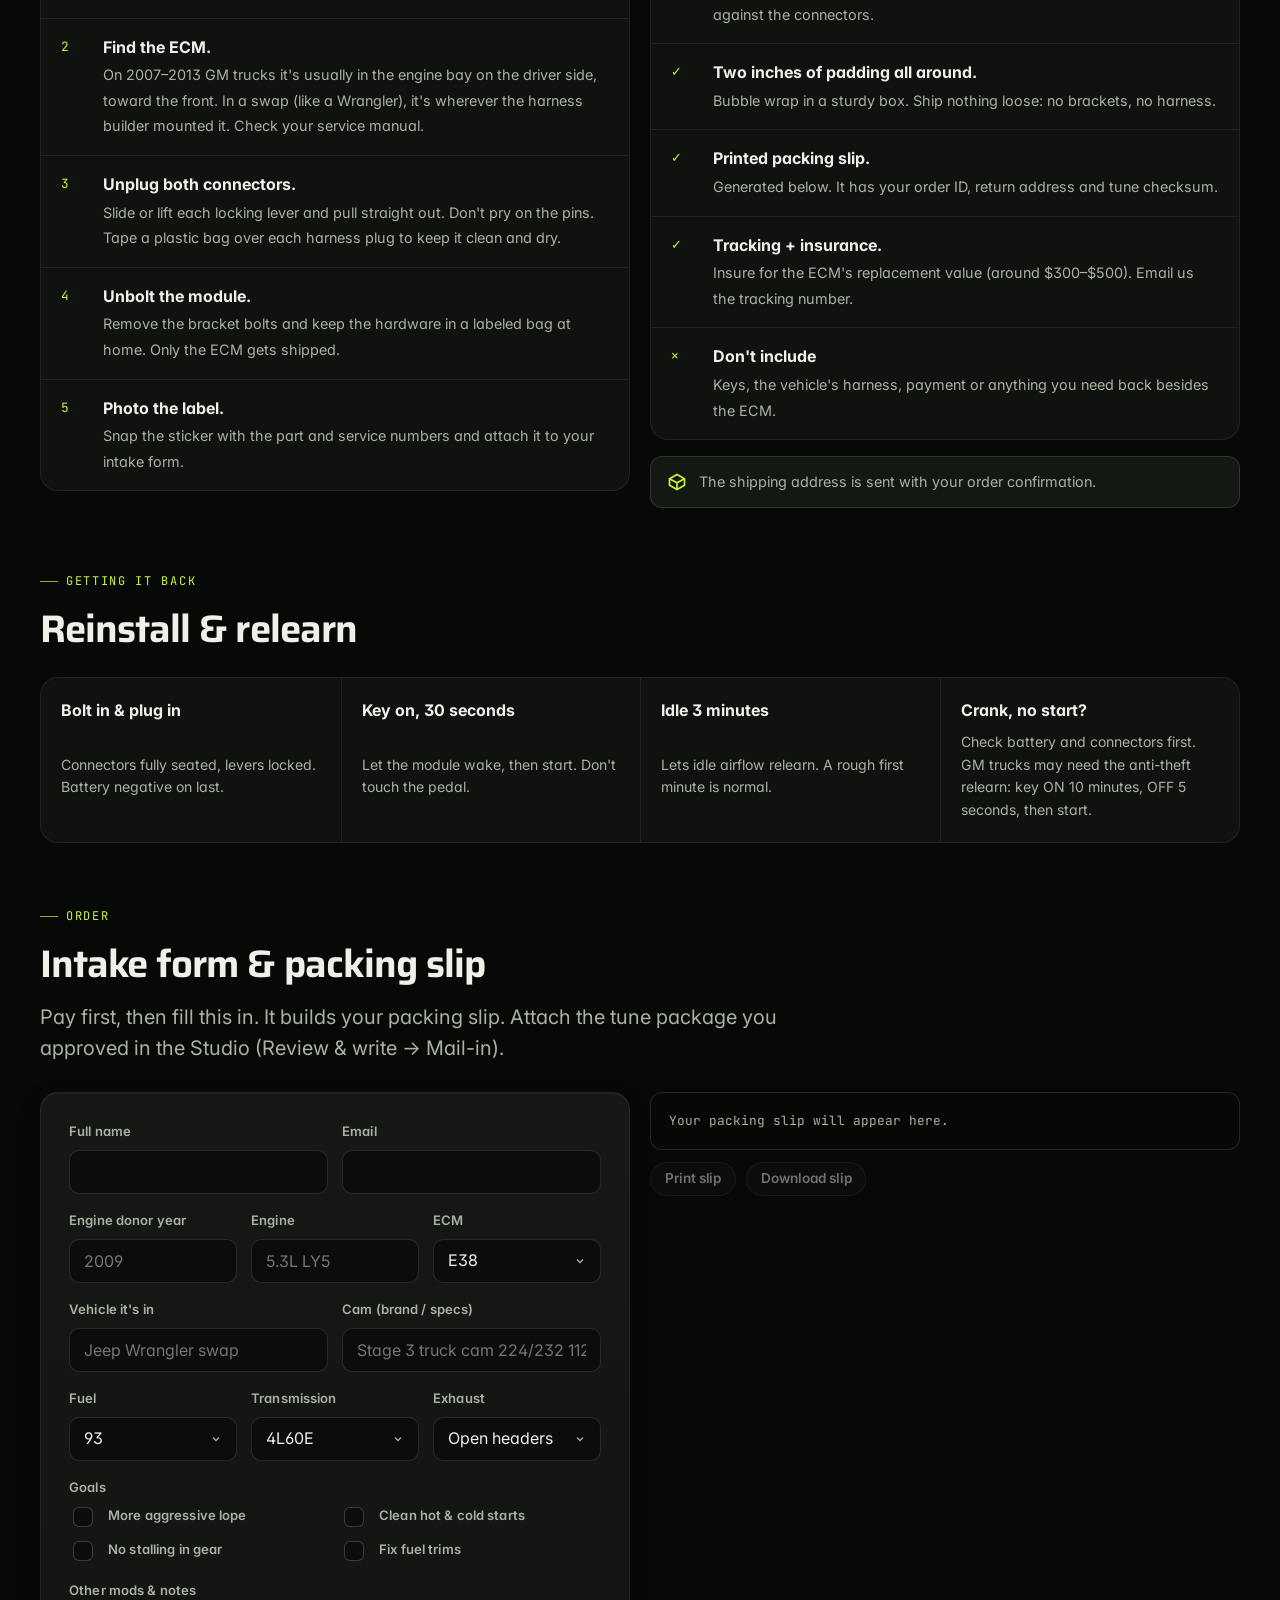
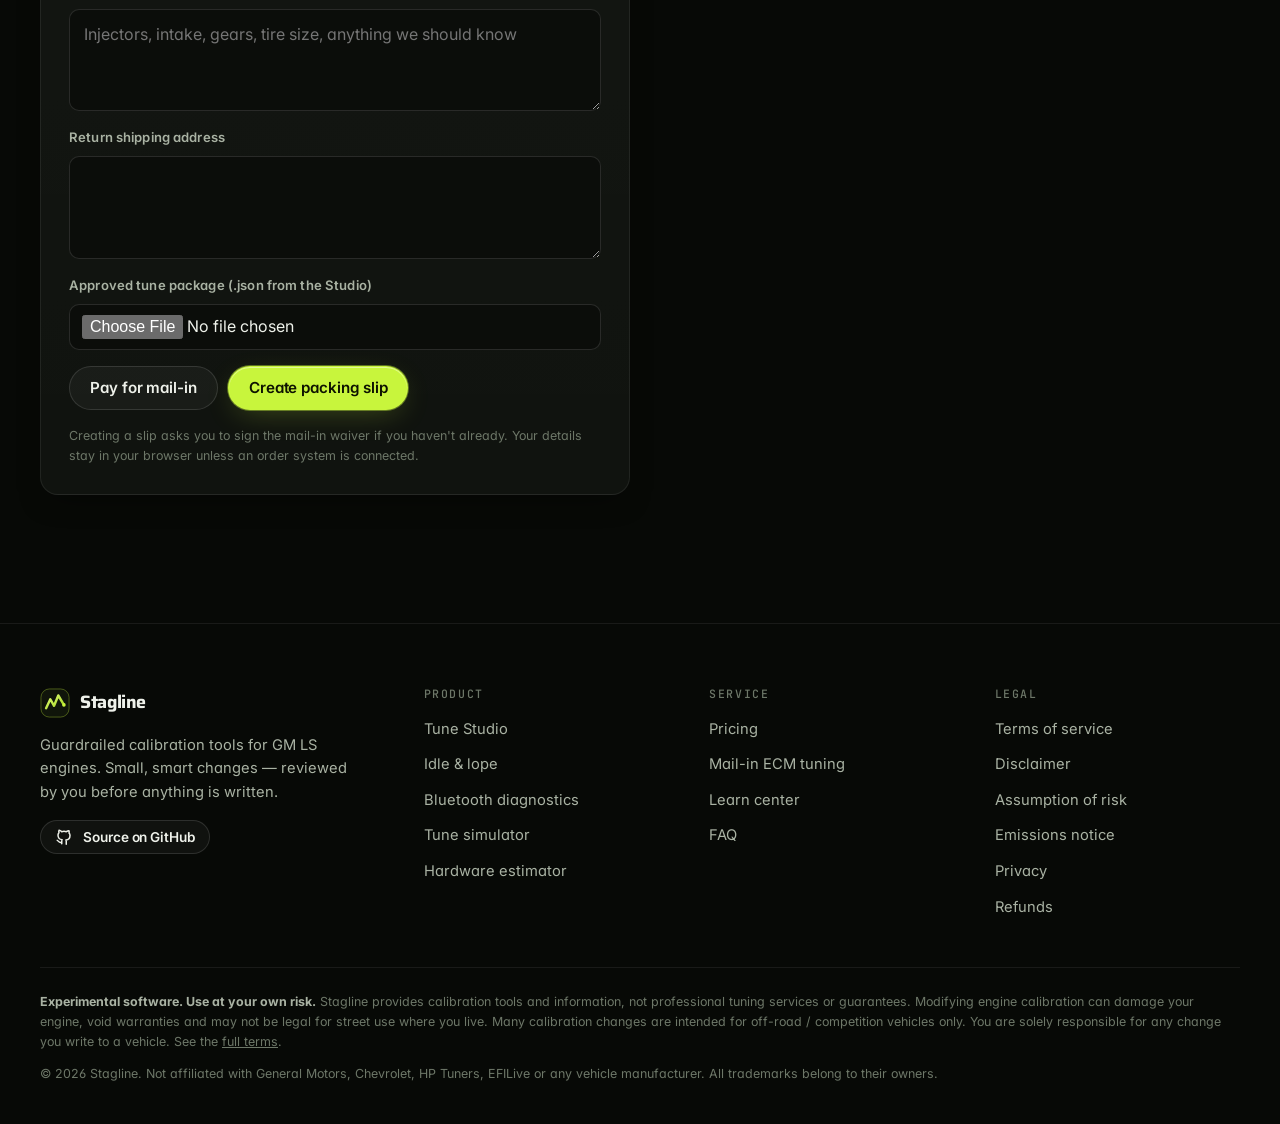
<file: mail-in.html>
<!doctype html>
<html lang="en" class="no-js">
<head>
<meta charset="utf-8">
<meta name="viewport" content="width=device-width, initial-scale=1, viewport-fit=cover">
<title>Mail-in ECM Tuning · Stagline — how to remove, pack &amp; ship your GM ECM</title>
<meta name="description" content="Mail-in LS tuning for Gen IV E38 ECMs. How to remove your ECM, pack it, when to ship, what to include, turnaround times, and how to reinstall it. Insured return shipping included.">
<link rel="canonical" href="https://datbluepony.github.io/green-hornet-tuner/mail-in.html">
<meta name="theme-color" content="#070906">
<meta property="og:type" content="website"><meta property="og:site_name" content="Stagline">
<meta property="og:title" content="Mail-in ECM tuning · Stagline">
<meta property="og:description" content="Ship your E38 ECM, we flash your approved tune and send it back. Remove, pack and ship guide included.">
<meta property="og:url" content="https://datbluepony.github.io/green-hornet-tuner/mail-in.html">
<meta property="og:image" content="https://datbluepony.github.io/green-hornet-tuner/assets/img/og.png">
<meta name="twitter:card" content="summary_large_image">
<link rel="icon" href="assets/img/favicon.svg" type="image/svg+xml">
<link rel="manifest" href="site.webmanifest">
<link rel="preconnect" href="https://fonts.googleapis.com"><link rel="preconnect" href="https://fonts.gstatic.com" crossorigin>
<link rel="stylesheet" href="https://fonts.googleapis.com/css2?family=Inter:wght@400;500;600;700&family=JetBrains+Mono:wght@400;500;600&family=Saira:wght@500;600;700;800&display=swap">
<link rel="stylesheet" href="assets/css/site.css">
<script type="application/ld+json">
{"@context":"https://schema.org","@type":"HowTo","name":"How to send your GM E38 ECM for a mail-in tune","totalTime":"P7D",
"step":[{"@type":"HowToStep","name":"Order and fill in the intake form"},{"@type":"HowToStep","name":"Disconnect the battery and remove the ECM"},{"@type":"HowToStep","name":"Pack the ECM in an anti-static bag with padding"},{"@type":"HowToStep","name":"Ship Monday to Wednesday with tracking and insurance"},{"@type":"HowToStep","name":"We read, back up, flash and verify the ECM"},{"@type":"HowToStep","name":"Reinstall the ECM and let the idle relearn"}]}
</script>
<style>
  .flow { display: grid; grid-template-columns: repeat(7, minmax(0, 1fr)); gap: 0; border: 1px solid var(--line); border-radius: var(--r-lg); overflow: hidden; background: var(--surface); }
  .flow > div { padding: 22px 18px; border-left: 1px solid var(--line); display: grid; gap: 8px; align-content: start; position: relative; }
  .flow > div:first-child { border-left: 0; }
  .flow .n { font-family: var(--mono); font-size: .72rem; color: var(--accent); letter-spacing: .1em; }
  .flow b { font-family: var(--display); font-size: 1.02rem; font-weight: 650; }
  .flow p { font-size: .82rem; color: var(--text-2); line-height: 1.5; }
  .flow .who { font-family: var(--mono); font-size: .64rem; letter-spacing: .1em; text-transform: uppercase; color: var(--text-3); }
  .week { display: grid; grid-template-columns: repeat(7, minmax(0, 1fr)); gap: 6px; }
  .day { border-radius: 12px; border: 1px solid var(--line); background: var(--surface); padding: 12px; display: grid; gap: 6px; min-height: 96px; align-content: start; }
  .day .d { font-family: var(--mono); font-size: .7rem; letter-spacing: .1em; color: var(--text-3); }
  .day .tag { font-size: .74rem; font-weight: 650; padding: 3px 8px; border-radius: 6px; width: max-content; max-width: 100%; }
  .tag.ship { background: var(--accent-soft); color: var(--accent); }
  .tag.transit { background: rgba(57,135,229,.14); color: #86b6ef; }
  .tag.bench { background: var(--amber-soft); color: var(--amber); }
  .tag.none { background: rgba(255,255,255,.04); color: var(--text-3); }
  .two { display: grid; grid-template-columns: minmax(0, 1fr) minmax(0, 1fr); gap: 20px; align-items: start; }
  .steps-list { display: grid; gap: 0; border: 1px solid var(--line); border-radius: var(--r-lg); background: var(--surface); }
  .steps-list li { list-style: none; padding: 16px 20px; border-top: 1px solid var(--line); display: grid; grid-template-columns: 30px 1fr; gap: 12px; }
  .steps-list li:first-child { border-top: 0; }
  .steps-list .i { font-family: var(--mono); color: var(--accent); font-size: .8rem; padding-top: 2px; }
  .steps-list b { display: block; margin-bottom: 2px; }
  .steps-list span { color: var(--text-2); font-size: .9rem; }
  .form { display: grid; gap: 16px; padding: 28px; }
  .form .row2 { display: grid; grid-template-columns: 1fr 1fr; gap: 14px; }
  .form .row3 { display: grid; grid-template-columns: 1fr 1fr 1fr; gap: 14px; }
  .goals { display: grid; grid-template-columns: 1fr 1fr; gap: 10px; }
  .slip { font-family: var(--mono); font-size: .8rem; white-space: pre-wrap; background: #060805; border: 1px solid var(--line-2); border-radius: 12px; padding: 18px; color: var(--text-2); max-height: 420px; overflow: auto; }
  @media (max-width: 1100px) { .flow { grid-template-columns: repeat(2, minmax(0, 1fr)); } .flow > div { border-left: 0; border-top: 1px solid var(--line); } .flow > div:nth-child(-n+2) { border-top: 0; } .flow > div:nth-child(even) { border-left: 1px solid var(--line); } }
  @media (max-width: 800px) { .two, .form .row2, .form .row3, .goals { grid-template-columns: 1fr; } .week { grid-template-columns: repeat(4, minmax(0, 1fr)); } }
  @media print { .nav, .footer, .page-hero, section:not(#order), .no-print { display: none !important; } body { background: #fff; color: #000; } .slip { color: #000; background: #fff; border-color: #000; max-height: none; } }
</style>
</head>
<body>
<a class="skip-link" href="#main">Skip to content</a>
<div data-nav></div>
<main id="main">
  <section class="page-hero">
    <div class="grid-bg"></div>
    <div class="container">
      <span class="eyebrow">Mail-in ECM service</span>
      <h1 style="font-size:clamp(2.4rem,5vw,4rem);max-width:20ch">No flash tool? Send us the computer.</h1>
      <p class="lede">Build and approve your tune in the Studio, pull the ECM, and ship it to us. We back up your stock calibration, flash your approved tune, verify it and send it back insured. Most trucks are only down for about a week.</p>
      <div style="display:flex;gap:12px;flex-wrap:wrap">
        <a class="btn btn-primary btn-lg" href="#order">Start an order</a>
        <a class="btn btn-ghost btn-lg" href="builder.html#idle">Build the tune first</a>
      </div>
    </div>
  </section>

  <section class="section" style="padding-top:0">
    <div class="container" style="display:grid;gap:64px">
      <div class="reveal">
        <div class="section-head" style="margin-bottom:28px"><span class="eyebrow">The process</span><h2 style="font-size:clamp(1.8rem,3vw,2.6rem)">Seven steps, start to finish.</h2></div>
        <div class="flow">
          <div><span class="n">01</span><span class="who">You</span><b>Build &amp; approve</b><p>Shape the tune in the Studio, run the simulator and approve it as a mail-in package.</p></div>
          <div><span class="n">02</span><span class="who">You</span><b>Order &amp; intake</b><p>Pay, fill in the intake form below and print the packing slip.</p></div>
          <div><span class="n">03</span><span class="who">You</span><b>Remove the ECM</b><p>Battery off, unplug two connectors, unbolt the module. About 20 minutes.</p></div>
          <div><span class="n">04</span><span class="who">You</span><b>Pack &amp; ship</b><p>Anti-static bag, padding, slip inside. Ship Monday–Wednesday, tracked and insured.</p></div>
          <div><span class="n">05</span><span class="who">Us</span><b>Read &amp; back up</b><p>We read your stock calibration, fingerprint it and store a copy before touching anything.</p></div>
          <div><span class="n">06</span><span class="who">Us</span><b>Flash &amp; verify</b><p>We bench-write your approved tune, verify checksums and confirm the module boots.</p></div>
          <div><span class="n">07</span><span class="who">Both</span><b>Return &amp; relearn</b><p>Insured return shipping. Reinstall, idle 3 minutes untouched, then log a drive.</p></div>
        </div>
      </div>

      <div class="reveal">
        <div class="section-head" style="margin-bottom:28px"><span class="eyebrow">Shipping window</span><h2 style="font-size:clamp(1.8rem,3vw,2.6rem)">When to ship, and how long you're down.</h2>
          <p class="lede" id="window-copy">Ship Monday–Wednesday so your ECM doesn't sit in a carrier hub over the weekend. We receive Monday–Thursday and turn most units around in 1–2 business days.</p></div>
        <div class="week" aria-label="Typical week">
          <div class="day"><span class="d">MON</span><span class="tag ship">You ship</span></div>
          <div class="day"><span class="d">TUE</span><span class="tag transit">In transit</span></div>
          <div class="day"><span class="d">WED</span><span class="tag bench">We receive · read · flash</span></div>
          <div class="day"><span class="d">THU</span><span class="tag bench">Verify · ship back</span></div>
          <div class="day"><span class="d">FRI</span><span class="tag transit">Return transit</span></div>
          <div class="day"><span class="d">SAT</span><span class="tag transit">Return transit</span></div>
          <div class="day"><span class="d">SUN</span><span class="tag none">No delivery</span></div>
        </div>
        <p class="dim" style="font-size:.85rem;margin-top:14px">Typical total downtime is 5–8 days with Priority or 2-day service each way. Express both ways can cut that to 3–4 days. Don't ship Thursday or Friday, and avoid holiday weeks.</p>
      </div>

      <div class="two reveal">
        <div style="display:grid;gap:16px">
          <div class="section-head" style="margin-bottom:0"><span class="eyebrow">Removal</span><h2 style="font-size:clamp(1.6rem,2.6vw,2.2rem)">Pulling a Gen IV E38</h2></div>
          <ol class="steps-list" style="margin:0;padding:0">
            <li><span class="i">1</span><div><b>Key off, battery negative off.</b><span>Wait 5 minutes. Never unplug an ECM with the battery connected.</span></div></li>
            <li><span class="i">2</span><div><b>Find the ECM.</b><span>On 2007–2013 GM trucks it's usually in the engine bay on the driver side, toward the front. In a swap (like a Wrangler), it's wherever the harness builder mounted it. Check your service manual.</span></div></li>
            <li><span class="i">3</span><div><b>Unplug both connectors.</b><span>Slide or lift each locking lever and pull straight out. Don't pry on the pins. Tape a plastic bag over each harness plug to keep it clean and dry.</span></div></li>
            <li><span class="i">4</span><div><b>Unbolt the module.</b><span>Remove the bracket bolts and keep the hardware in a labeled bag at home. Only the ECM gets shipped.</span></div></li>
            <li><span class="i">5</span><div><b>Photo the label.</b><span>Snap the sticker with the part and service numbers and attach it to your intake form.</span></div></li>
          </ol>
        </div>
        <div style="display:grid;gap:16px">
          <div class="section-head" style="margin-bottom:0"><span class="eyebrow">Packing</span><h2 style="font-size:clamp(1.6rem,2.6vw,2.2rem)">What goes in the box</h2></div>
          <ol class="steps-list" style="margin:0;padding:0">
            <li><span class="i">✓</span><div><b>ECM in an anti-static bag.</b><span>A clean zip bag is fine if that's all you have. No loose foam peanuts against the connectors.</span></div></li>
            <li><span class="i">✓</span><div><b>Two inches of padding all around.</b><span>Bubble wrap in a sturdy box. Ship nothing loose: no brackets, no harness.</span></div></li>
            <li><span class="i">✓</span><div><b>Printed packing slip.</b><span>Generated below. It has your order ID, return address and tune checksum.</span></div></li>
            <li><span class="i">✓</span><div><b>Tracking + insurance.</b><span>Insure for the ECM's replacement value (around $300–$500). Email us the tracking number.</span></div></li>
            <li><span class="i">✕</span><div><b>Don't include</b><span>Keys, the vehicle's harness, payment or anything you need back besides the ECM.</span></div></li>
          </ol>
          <div class="callout info" id="shipto"><svg viewBox="0 0 24 24" fill="none" stroke="currentColor" stroke-width="2"><path d="M21 8 12 3 3 8v8l9 5 9-5V8z"/><path d="m3 8 9 5 9-5M12 13v8"/></svg><span>The shipping address is sent with your order confirmation.</span></div>
        </div>
      </div>

      <div class="reveal">
        <div class="section-head" style="margin-bottom:28px"><span class="eyebrow">Getting it back</span><h2 style="font-size:clamp(1.8rem,3vw,2.6rem)">Reinstall &amp; relearn</h2></div>
        <div class="steps-list" style="display:grid;grid-template-columns:repeat(4,minmax(0,1fr))" role="list">
          <div role="listitem" style="padding:20px;display:grid;gap:6px"><b>Bolt in &amp; plug in</b><span class="muted" style="font-size:.88rem">Connectors fully seated, levers locked. Battery negative on last.</span></div>
          <div role="listitem" style="padding:20px;display:grid;gap:6px;border-left:1px solid var(--line)"><b>Key on, 30 seconds</b><span class="muted" style="font-size:.88rem">Let the module wake, then start. Don't touch the pedal.</span></div>
          <div role="listitem" style="padding:20px;display:grid;gap:6px;border-left:1px solid var(--line)"><b>Idle 3 minutes</b><span class="muted" style="font-size:.88rem">Lets idle airflow relearn. A rough first minute is normal.</span></div>
          <div role="listitem" style="padding:20px;display:grid;gap:6px;border-left:1px solid var(--line)"><b>Crank, no start?</b><span class="muted" style="font-size:.88rem">Check battery and connectors first. GM trucks may need the anti-theft relearn: key ON 10 minutes, OFF 5 seconds, then start.</span></div>
        </div>
      </div>

      <section id="order" class="reveal" style="scroll-margin-top:90px">
        <div class="section-head" style="margin-bottom:28px"><span class="eyebrow">Order</span><h2 style="font-size:clamp(1.8rem,3vw,2.6rem)">Intake form &amp; packing slip</h2>
          <p class="lede">Pay first, then fill this in. It builds your packing slip. Attach the tune package you approved in the Studio (Review &amp; write → Mail-in).</p></div>
        <div class="two">
          <form class="card form" id="intake" novalidate>
            <div class="row2">
              <div class="field"><label for="f-name">Full name</label><input class="input" id="f-name" required autocomplete="name"></div>
              <div class="field"><label for="f-email">Email</label><input class="input" id="f-email" type="email" required autocomplete="email"></div>
            </div>
            <div class="row3">
              <div class="field"><label for="f-year">Engine donor year</label><input class="input" id="f-year" placeholder="2009"></div>
              <div class="field"><label for="f-engine">Engine</label><input class="input" id="f-engine" placeholder="5.3L LY5"></div>
              <div class="field"><label for="f-ecm">ECM</label><select class="select" id="f-ecm"><option>E38</option><option>Other / not sure</option></select></div>
            </div>
            <div class="row2">
              <div class="field"><label for="f-vehicle">Vehicle it's in</label><input class="input" id="f-vehicle" placeholder="Jeep Wrangler swap"></div>
              <div class="field"><label for="f-cam">Cam (brand / specs)</label><input class="input" id="f-cam" placeholder="Stage 3 truck cam 224/232 112"></div>
            </div>
            <div class="row3">
              <div class="field"><label for="f-fuel">Fuel</label><select class="select" id="f-fuel"><option>93</option><option>91</option><option>89</option><option>87</option><option>E85</option></select></div>
              <div class="field"><label for="f-trans">Transmission</label><select class="select" id="f-trans"><option>4L60E</option><option>4L80E</option><option>6L80E</option><option>Manual</option></select></div>
              <div class="field"><label for="f-exh">Exhaust</label><select class="select" id="f-exh"><option>Open headers</option><option>Headers + mufflers</option><option>Stock manifolds</option></select></div>
            </div>
            <div class="field"><span class="label">Goals</span>
              <div class="goals">
                <label class="check"><input type="checkbox" value="More lope"> <span>More aggressive lope</span></label>
                <label class="check"><input type="checkbox" value="Clean starts"> <span>Clean hot &amp; cold starts</span></label>
                <label class="check"><input type="checkbox" value="No stalling"> <span>No stalling in gear</span></label>
                <label class="check"><input type="checkbox" value="Fuel trims"> <span>Fix fuel trims</span></label>
              </div></div>
            <div class="field"><label for="f-mods">Other mods &amp; notes</label><textarea class="input" id="f-mods" rows="3" placeholder="Injectors, intake, gears, tire size, anything we should know"></textarea></div>
            <div class="field"><label for="f-return">Return shipping address</label><textarea class="input" id="f-return" rows="3" required autocomplete="street-address"></textarea></div>
            <div class="field"><label for="f-pkg">Approved tune package (.json from the Studio)</label><input class="input" id="f-pkg" type="file" accept=".json" style="padding:9px 12px;height:auto"></div>
            <div style="display:flex;gap:10px;flex-wrap:wrap">
              <button class="btn btn-ghost" type="button" data-checkout="mailin">Pay for mail-in</button>
              <button class="btn btn-primary" type="submit">Create packing slip</button>
            </div>
            <p class="dim" style="font-size:.78rem">Creating a slip asks you to sign the mail-in waiver if you haven't already. Your details stay in your browser unless an order system is connected.</p>
          </form>
          <div style="display:grid;gap:12px;align-content:start">
            <div class="slip" id="slip" aria-live="polite">Your packing slip will appear here.</div>
            <div style="display:flex;gap:10px;flex-wrap:wrap" class="no-print">
              <button class="btn btn-ghost btn-sm" id="print" disabled>Print slip</button>
              <button class="btn btn-ghost btn-sm" id="dl" disabled>Download slip</button>
            </div>
          </div>
        </div>
      </section>
    </div>
  </section>
</main>
<div data-footer></div>
<script type="module" src="assets/js/site.js"></script>
<script type="module">
  import { CONFIG } from "./assets/js/config.js";
  import { requireWaiver, toast } from "./assets/js/site.js";
  const m = CONFIG.mailIn;
  document.getElementById("window-copy").textContent = `${m.shipBy} We receive ${m.receivingDays} and turn most units around in ${m.turnaround}. Return: ${m.returnShipping}.`;
  if (m.shipTo) document.querySelector("#shipto span").innerHTML = `<strong>Ship to:</strong><br>${m.shipTo.map((l) => l.replace(/[<>&]/g, "")).join("<br>")}`;
  const f = document.getElementById("intake"), slip = document.getElementById("slip");
  let text = "";
  f.addEventListener("submit", async (e) => {
    e.preventDefault();
    const v = (id) => document.getElementById(id).value.trim();
    const missing = ["f-name", "f-email", "f-return"].filter((id) => !v(id));
    if (missing.length) { toast("Fill in your name, email and return address.", "warn"); document.getElementById(missing[0]).focus(); return; }
    const w = await requireWaiver({ reason: "Mail-in ECM service" });
    if (!w) return;
    let pkg = null;
    const file = document.getElementById("f-pkg").files[0];
    if (file) { try { pkg = JSON.parse(await file.text()); } catch { toast("That tune package couldn't be read. You can email it instead.", "warn"); } }
    const id = "SL-" + Date.now().toString(36).toUpperCase().slice(-6);
    const goals = [...f.querySelectorAll(".goals input:checked")].map((x) => x.value).join(", ") || "Not specified";
    text = [
      `${CONFIG.brand.toUpperCase()} · MAIL-IN PACKING SLIP`, "=".repeat(44),
      `Order ID:      ${id}`, `Date:          ${new Date().toLocaleDateString()}`, `Waiver:        ${w.id} (${w.name})`, "",
      `Customer:      ${v("f-name")}`, `Email:         ${v("f-email")}`, "",
      `Engine:        ${v("f-year")} ${v("f-engine")} · ${v("f-ecm")}`, `Vehicle:       ${v("f-vehicle")}`, `Cam:           ${v("f-cam")}`,
      `Fuel / trans:  ${v("f-fuel")} · ${v("f-trans")} · ${v("f-exh")}`, `Goals:         ${goals}`, `Notes:         ${v("f-mods") || "—"}`, "",
      `Tune package:  ${pkg ? `${pkg.state?.project?.name || "project"} · checksum ${pkg.checksum}` : "Not attached (email it with your order ID)"}`, "",
      "RETURN TO:", v("f-return"), "",
      "IN THE BOX: ECM only, in an anti-static bag, padded. Nothing else.",
      `SHIP: ${m.shipBy}`,
    ].join("\n");
    slip.textContent = text;
    document.getElementById("print").disabled = false; document.getElementById("dl").disabled = false;
    if (CONFIG.formEndpoint) {
      try { await fetch(CONFIG.formEndpoint, { method: "POST", headers: { "Content-Type": "application/json", Accept: "application/json" }, body: JSON.stringify({ type: "mailin", orderId: id, slip: text, package: pkg }) }); toast(`Order ${id} sent. Check your email for the shipping address.`); }
      catch { toast("Slip created, but the order couldn't be sent. Email it to us with your order ID.", "warn"); }
    } else toast(`Packing slip ${id} created.`);
  });
  document.getElementById("print").addEventListener("click", () => window.print());
  document.getElementById("dl").addEventListener("click", () => { const a = document.createElement("a"); a.href = URL.createObjectURL(new Blob([text], { type: "text/plain" })); a.download = "stagline-packing-slip.txt"; a.click(); });
</script>
</body>
</html>
</file>
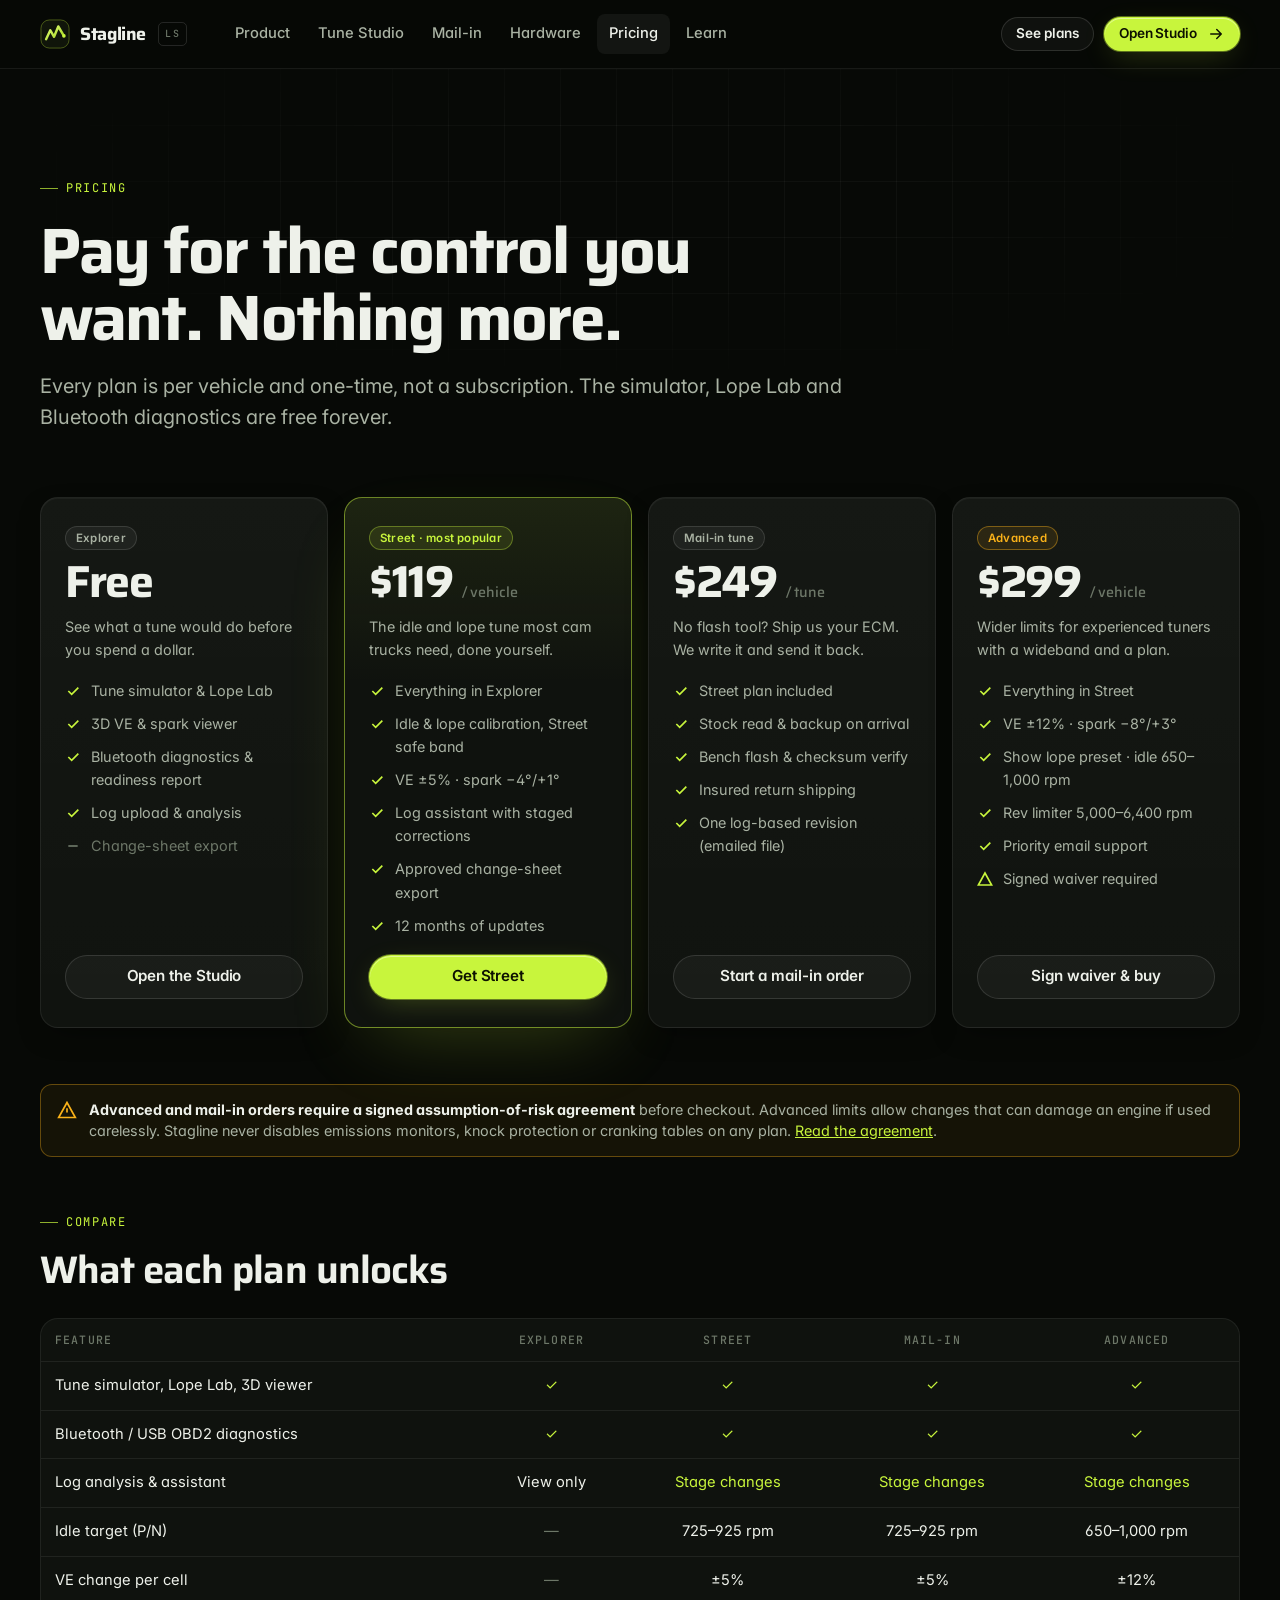
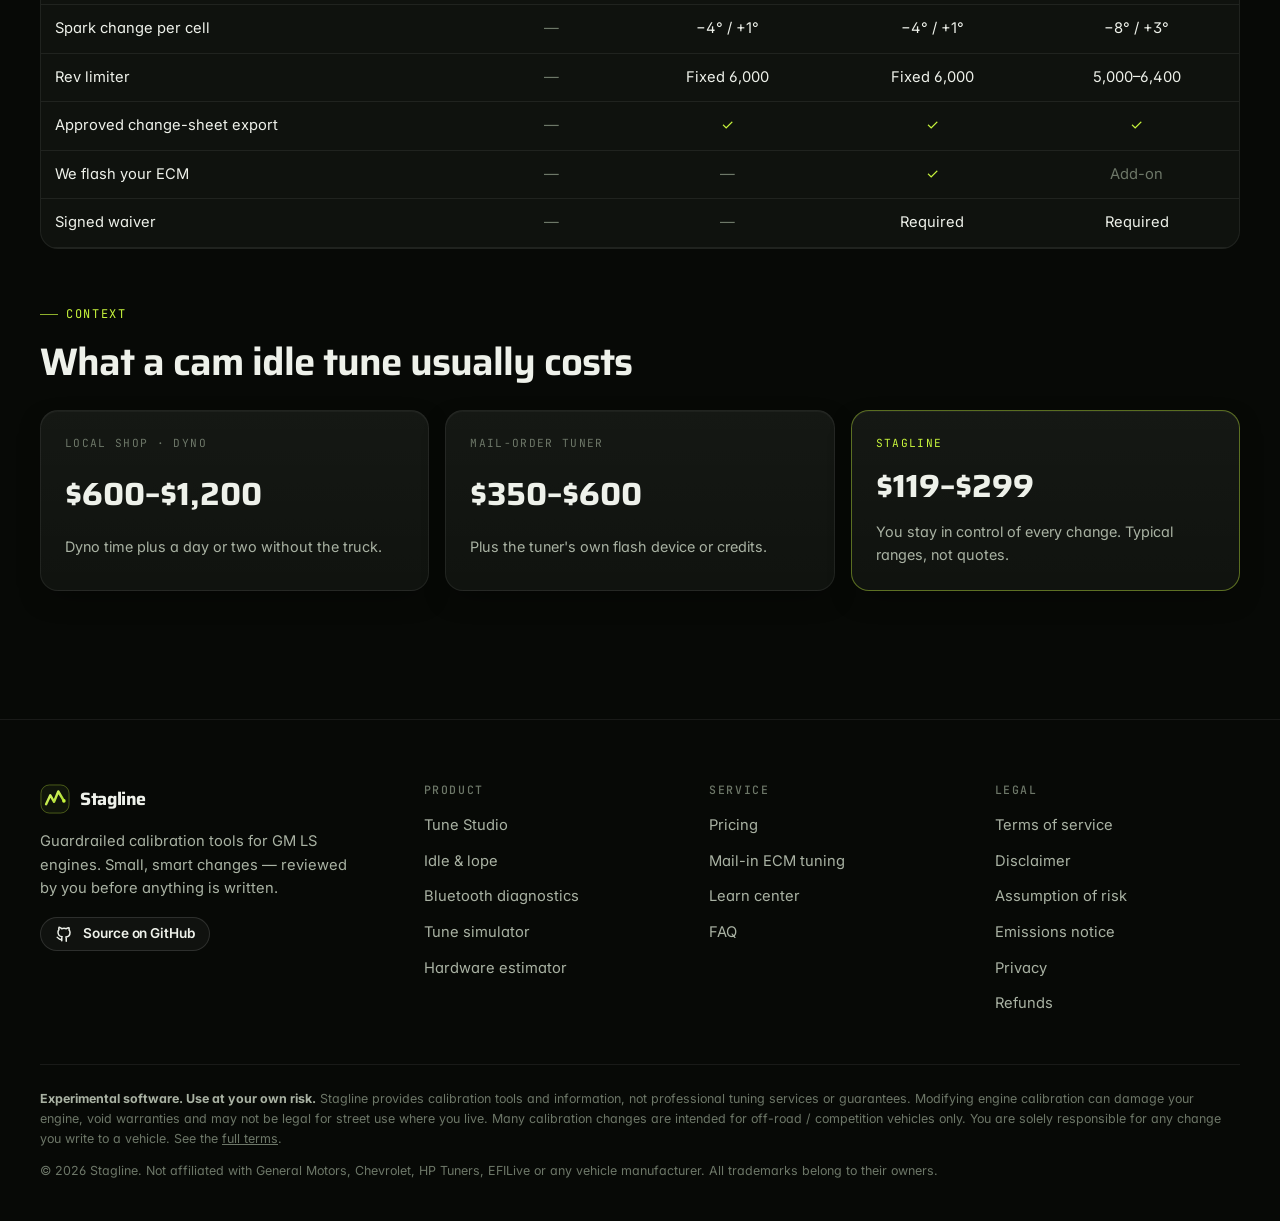
<file: pricing.html>
<!doctype html>
<html lang="en" class="no-js">
<head>
<meta charset="utf-8">
<meta name="viewport" content="width=device-width, initial-scale=1, viewport-fit=cover">
<title>Pricing · Stagline LS Tune Studio — idle, lope &amp; mail-in tunes</title>
<meta name="description" content="Stagline plans for GM LS engines: free Explorer, Street DIY tune for $119, mail-in ECM tune for $249 and Advanced for $299. A cam idle tune for a fraction of a shop invoice.">
<link rel="canonical" href="https://datbluepony.github.io/green-hornet-tuner/pricing.html">
<meta name="theme-color" content="#070906">
<meta property="og:type" content="website"><meta property="og:site_name" content="Stagline">
<meta property="og:title" content="Stagline pricing · LS tunes without the shop invoice">
<meta property="og:description" content="Free simulator. $119 Street DIY. $249 mail-in. $299 Advanced.">
<meta property="og:url" content="https://datbluepony.github.io/green-hornet-tuner/pricing.html">
<meta property="og:image" content="https://datbluepony.github.io/green-hornet-tuner/assets/img/og.png">
<meta name="twitter:card" content="summary_large_image">
<link rel="icon" href="assets/img/favicon.svg" type="image/svg+xml">
<link rel="manifest" href="site.webmanifest">
<link rel="preconnect" href="https://fonts.googleapis.com"><link rel="preconnect" href="https://fonts.gstatic.com" crossorigin>
<link rel="stylesheet" href="https://fonts.googleapis.com/css2?family=Inter:wght@400;500;600;700&family=JetBrains+Mono:wght@400;500;600&family=Saira:wght@500;600;700;800&display=swap">
<link rel="stylesheet" href="assets/css/site.css">
<script type="application/ld+json">
{"@context":"https://schema.org","@type":"Product","name":"Stagline LS Tune Studio","description":"Guardrailed calibration tools and mail-in ECM tuning for GM LS engines.","brand":{"@type":"Brand","name":"Stagline"},
"offers":[{"@type":"Offer","name":"Explorer","price":"0","priceCurrency":"USD"},{"@type":"Offer","name":"Street","price":"119","priceCurrency":"USD"},{"@type":"Offer","name":"Mail-in tune","price":"249","priceCurrency":"USD"},{"@type":"Offer","name":"Advanced","price":"299","priceCurrency":"USD"}]}
</script>
<style>
  .tiers { display: grid; grid-template-columns: repeat(4, minmax(0, 1fr)); gap: 16px; align-items: stretch; }
  .tier { padding: 28px 24px; display: flex; flex-direction: column; gap: 18px; }
  .tier.featured { border-color: rgba(200,245,60,.5); background: linear-gradient(180deg, rgba(200,245,60,.08), transparent 35%), var(--surface); box-shadow: 0 30px 80px -30px rgba(200,245,60,.25); }
  .tier .price { font-family: var(--display); font-size: 2.8rem; font-weight: 700; letter-spacing: -.03em; line-height: 1; }
  .tier .price small { font-size: .9rem; color: var(--text-3); font-weight: 500; letter-spacing: 0; }
  .tier ul { list-style: none; margin: 0; padding: 0; display: grid; gap: 10px; font-size: .9rem; color: var(--text-2); }
  .tier li { display: flex; gap: 10px; }
  .tier li svg { width: 16px; height: 16px; flex: none; margin-top: 4px; color: var(--accent); }
  .tier li.no svg { color: var(--text-3); }
  .tier li.no { color: var(--text-3); }
  .tier .btn { margin-top: auto; }
  .compare-wrap { overflow-x: auto; border: 1px solid var(--line); border-radius: var(--r-lg); background: var(--surface); }
  .compare { min-width: 760px; }
  .compare td:not(:first-child), .compare th:not(:first-child) { text-align: center; }
  .compare td.y { color: var(--accent); } .compare td.n { color: var(--text-3); }
  .vs { display: grid; grid-template-columns: repeat(3, minmax(0, 1fr)); gap: 16px; }
  .vs .card { padding: 24px; display: grid; gap: 8px; }
  .vs .big { font-family: var(--display); font-size: 2rem; font-weight: 700; }
  @media (max-width: 1100px) { .tiers { grid-template-columns: 1fr 1fr; } }
  @media (max-width: 640px) { .tiers, .vs { grid-template-columns: 1fr; } }
</style>
</head>
<body>
<a class="skip-link" href="#main">Skip to content</a>
<div data-nav></div>
<main id="main">
  <section class="page-hero">
    <div class="grid-bg"></div>
    <div class="container">
      <span class="eyebrow">Pricing</span>
      <h1 style="font-size:clamp(2.4rem,5vw,4rem);max-width:18ch">Pay for the control you want. Nothing more.</h1>
      <p class="lede">Every plan is per vehicle and one-time, not a subscription. The simulator, Lope Lab and Bluetooth diagnostics are free forever.</p>
    </div>
  </section>

  <section class="section" style="padding-top:0">
    <div class="container" style="display:grid;gap:56px">
      <div class="tiers">
        <article class="card tier reveal">
          <div style="display:grid;gap:10px"><span class="badge" style="width:max-content">Explorer</span><div class="price" data-price="explorer">Free</div><p class="muted" style="font-size:.9rem">See what a tune would do before you spend a dollar.</p></div>
          <ul>
            <li><svg viewBox="0 0 24 24" fill="none" stroke="currentColor" stroke-width="2.5"><path d="m5 12 5 5L20 7"/></svg>Tune simulator &amp; Lope Lab</li>
            <li><svg viewBox="0 0 24 24" fill="none" stroke="currentColor" stroke-width="2.5"><path d="m5 12 5 5L20 7"/></svg>3D VE &amp; spark viewer</li>
            <li><svg viewBox="0 0 24 24" fill="none" stroke="currentColor" stroke-width="2.5"><path d="m5 12 5 5L20 7"/></svg>Bluetooth diagnostics &amp; readiness report</li>
            <li><svg viewBox="0 0 24 24" fill="none" stroke="currentColor" stroke-width="2.5"><path d="m5 12 5 5L20 7"/></svg>Log upload &amp; analysis</li>
            <li class="no"><svg viewBox="0 0 24 24" fill="none" stroke="currentColor" stroke-width="2.5"><path d="M5 12h14"/></svg>Change-sheet export</li>
          </ul>
          <a class="btn btn-ghost" href="builder.html">Open the Studio</a>
        </article>
        <article class="card tier featured reveal" data-delay="1">
          <div style="display:grid;gap:10px"><span class="badge badge-accent" style="width:max-content">Street · most popular</span><div class="price"><span data-price="street">$119</span> <small>/ vehicle</small></div><p class="muted" style="font-size:.9rem">The idle and lope tune most cam trucks need, done yourself.</p></div>
          <ul>
            <li><svg viewBox="0 0 24 24" fill="none" stroke="currentColor" stroke-width="2.5"><path d="m5 12 5 5L20 7"/></svg>Everything in Explorer</li>
            <li><svg viewBox="0 0 24 24" fill="none" stroke="currentColor" stroke-width="2.5"><path d="m5 12 5 5L20 7"/></svg>Idle &amp; lope calibration, Street safe band</li>
            <li><svg viewBox="0 0 24 24" fill="none" stroke="currentColor" stroke-width="2.5"><path d="m5 12 5 5L20 7"/></svg>VE ±5% · spark −4°/+1°</li>
            <li><svg viewBox="0 0 24 24" fill="none" stroke="currentColor" stroke-width="2.5"><path d="m5 12 5 5L20 7"/></svg>Log assistant with staged corrections</li>
            <li><svg viewBox="0 0 24 24" fill="none" stroke="currentColor" stroke-width="2.5"><path d="m5 12 5 5L20 7"/></svg>Approved change-sheet export</li>
            <li><svg viewBox="0 0 24 24" fill="none" stroke="currentColor" stroke-width="2.5"><path d="m5 12 5 5L20 7"/></svg>12 months of updates</li>
          </ul>
          <button class="btn btn-primary" data-checkout="street">Get Street</button>
        </article>
        <article class="card tier reveal" data-delay="2">
          <div style="display:grid;gap:10px"><span class="badge" style="width:max-content">Mail-in tune</span><div class="price"><span data-price="mailin">$249</span> <small>/ tune</small></div><p class="muted" style="font-size:.9rem">No flash tool? Ship us your ECM. We write it and send it back.</p></div>
          <ul>
            <li><svg viewBox="0 0 24 24" fill="none" stroke="currentColor" stroke-width="2.5"><path d="m5 12 5 5L20 7"/></svg>Street plan included</li>
            <li><svg viewBox="0 0 24 24" fill="none" stroke="currentColor" stroke-width="2.5"><path d="m5 12 5 5L20 7"/></svg>Stock read &amp; backup on arrival</li>
            <li><svg viewBox="0 0 24 24" fill="none" stroke="currentColor" stroke-width="2.5"><path d="m5 12 5 5L20 7"/></svg>Bench flash &amp; checksum verify</li>
            <li><svg viewBox="0 0 24 24" fill="none" stroke="currentColor" stroke-width="2.5"><path d="m5 12 5 5L20 7"/></svg>Insured return shipping</li>
            <li><svg viewBox="0 0 24 24" fill="none" stroke="currentColor" stroke-width="2.5"><path d="m5 12 5 5L20 7"/></svg>One log-based revision (emailed file)</li>
          </ul>
          <button class="btn btn-ghost" data-checkout="mailin">Start a mail-in order</button>
        </article>
        <article class="card tier reveal" data-delay="3">
          <div style="display:grid;gap:10px"><span class="badge badge-warn" style="width:max-content">Advanced</span><div class="price"><span data-price="advanced">$299</span> <small>/ vehicle</small></div><p class="muted" style="font-size:.9rem">Wider limits for experienced tuners with a wideband and a plan.</p></div>
          <ul>
            <li><svg viewBox="0 0 24 24" fill="none" stroke="currentColor" stroke-width="2.5"><path d="m5 12 5 5L20 7"/></svg>Everything in Street</li>
            <li><svg viewBox="0 0 24 24" fill="none" stroke="currentColor" stroke-width="2.5"><path d="m5 12 5 5L20 7"/></svg>VE ±12% · spark −8°/+3°</li>
            <li><svg viewBox="0 0 24 24" fill="none" stroke="currentColor" stroke-width="2.5"><path d="m5 12 5 5L20 7"/></svg>Show lope preset · idle 650–1,000 rpm</li>
            <li><svg viewBox="0 0 24 24" fill="none" stroke="currentColor" stroke-width="2.5"><path d="m5 12 5 5L20 7"/></svg>Rev limiter 5,000–6,400 rpm</li>
            <li><svg viewBox="0 0 24 24" fill="none" stroke="currentColor" stroke-width="2.5"><path d="m5 12 5 5L20 7"/></svg>Priority email support</li>
            <li><svg viewBox="0 0 24 24" fill="none" stroke="currentColor" stroke-width="2.5"><path d="M12 3 2 21h20L12 3z"/></svg>Signed waiver required</li>
          </ul>
          <button class="btn btn-ghost" data-checkout="advanced">Sign waiver &amp; buy</button>
        </article>
      </div>

      <div class="callout warn reveal">
        <svg viewBox="0 0 24 24" fill="none" stroke="currentColor" stroke-width="2"><path d="M12 3 2 21h20L12 3z"/><path d="M12 10v5M12 18h.01"/></svg>
        <span><strong>Advanced and mail-in orders require a signed assumption-of-risk agreement</strong> before checkout. Advanced limits allow changes that can damage an engine if used carelessly. Stagline never disables emissions monitors, knock protection or cranking tables on any plan. <a href="legal.html#waiver" style="color:var(--accent);text-decoration:underline">Read the agreement</a>.</span>
      </div>

      <div class="reveal">
        <div class="section-head" style="margin-bottom:28px"><span class="eyebrow">Compare</span><h2 style="font-size:clamp(1.8rem,3vw,2.4rem)">What each plan unlocks</h2></div>
        <div class="compare-wrap">
          <table class="table compare">
            <thead><tr><th>Feature</th><th>Explorer</th><th>Street</th><th>Mail-in</th><th>Advanced</th></tr></thead>
            <tbody>
              <tr><td>Tune simulator, Lope Lab, 3D viewer</td><td class="y">✓</td><td class="y">✓</td><td class="y">✓</td><td class="y">✓</td></tr>
              <tr><td>Bluetooth / USB OBD2 diagnostics</td><td class="y">✓</td><td class="y">✓</td><td class="y">✓</td><td class="y">✓</td></tr>
              <tr><td>Log analysis &amp; assistant</td><td>View only</td><td class="y">Stage changes</td><td class="y">Stage changes</td><td class="y">Stage changes</td></tr>
              <tr><td>Idle target (P/N)</td><td class="n">—</td><td>725–925 rpm</td><td>725–925 rpm</td><td>650–1,000 rpm</td></tr>
              <tr><td>VE change per cell</td><td class="n">—</td><td>±5%</td><td>±5%</td><td>±12%</td></tr>
              <tr><td>Spark change per cell</td><td class="n">—</td><td>−4° / +1°</td><td>−4° / +1°</td><td>−8° / +3°</td></tr>
              <tr><td>Rev limiter</td><td class="n">—</td><td>Fixed 6,000</td><td>Fixed 6,000</td><td>5,000–6,400</td></tr>
              <tr><td>Approved change-sheet export</td><td class="n">—</td><td class="y">✓</td><td class="y">✓</td><td class="y">✓</td></tr>
              <tr><td>We flash your ECM</td><td class="n">—</td><td class="n">—</td><td class="y">✓</td><td class="n">Add-on</td></tr>
              <tr><td>Signed waiver</td><td class="n">—</td><td class="n">—</td><td>Required</td><td>Required</td></tr>
            </tbody>
          </table>
        </div>
      </div>

      <div class="reveal">
        <div class="section-head" style="margin-bottom:28px"><span class="eyebrow">Context</span><h2 style="font-size:clamp(1.8rem,3vw,2.4rem)">What a cam idle tune usually costs</h2></div>
        <div class="vs">
          <div class="card"><span class="k mono dim" style="font-size:.7rem;letter-spacing:.12em">LOCAL SHOP · DYNO</span><span class="big">$600–$1,200</span><span class="muted" style="font-size:.9rem">Dyno time plus a day or two without the truck.</span></div>
          <div class="card"><span class="k mono dim" style="font-size:.7rem;letter-spacing:.12em">MAIL-ORDER TUNER</span><span class="big">$350–$600</span><span class="muted" style="font-size:.9rem">Plus the tuner's own flash device or credits.</span></div>
          <div class="card" style="border-color:rgba(200,245,60,.4)"><span class="k mono" style="font-size:.7rem;letter-spacing:.12em;color:var(--accent)">STAGLINE</span><span class="big">$119–$299</span><span class="muted" style="font-size:.9rem">You stay in control of every change. Typical ranges, not quotes.</span></div>
        </div>
      </div>
    </div>
  </section>
</main>
<div data-footer></div>
<script type="module" src="assets/js/site.js"></script>
</body>
</html>
</file>
<file: assets/css/site.css>
/* ==========================================================================
   STAGLINE — shared design system
   Dark "instrument cluster" aesthetic. Brand accent = hornet lime.
   Data colors follow a CVD-validated categorical order (blue, orange, aqua);
   status colors are reserved for good / warning / serious / critical.
   ========================================================================== */

:root {
  color-scheme: dark;
  --bg: #070906;
  --bg-2: #0b0d0a;
  --surface: #0f120e;
  --surface-2: #141813;
  --surface-3: #1a1f18;
  --surface-4: #242b21;
  --line: rgba(255, 255, 255, 0.07);
  --line-2: rgba(255, 255, 255, 0.12);
  --line-3: rgba(255, 255, 255, 0.2);

  --text: #eef1ea;
  --text-2: #a9b2a3;
  --text-3: #6d7768;

  --accent: #c8f53c;
  --accent-2: #a6d81e;
  --accent-ink: #0d1200;
  --accent-soft: rgba(200, 245, 60, 0.1);
  --accent-glow: rgba(200, 245, 60, 0.28);

  /* data series (dark-mode steps) */
  --amber: #ffb547;
  --amber-soft: rgba(255, 181, 71, 0.12);
  --s1: #3987e5;
  --s2: #d95926;
  --s3: #199e70;

  /* status (reserved) */
  --good: #0ca30c;
  --good-text: #35c935;
  --warn: #fab219;
  --serious: #ec835a;
  --crit: #d03b3b;
  --crit-text: #ef6a6a;

  --r-xs: 6px;
  --r-sm: 8px;
  --r: 12px;
  --r-lg: 18px;
  --r-xl: 26px;

  --font: "Inter", ui-sans-serif, system-ui, -apple-system, "Segoe UI", Roboto, sans-serif;
  --display: "Saira", "Inter", ui-sans-serif, system-ui, sans-serif;
  --mono: "JetBrains Mono", ui-monospace, "SFMono-Regular", Consolas, monospace;

  --shadow-1: 0 1px 0 rgba(255, 255, 255, 0.04) inset, 0 10px 30px -12px rgba(0, 0, 0, 0.6);
  --shadow-2: 0 1px 0 rgba(255, 255, 255, 0.05) inset, 0 30px 80px -30px rgba(0, 0, 0, 0.85);
  --ease: cubic-bezier(0.2, 0.7, 0.2, 1);
  --max: 1200px;
}

*,
*::before,
*::after { box-sizing: border-box; }

html { -webkit-text-size-adjust: 100%; scroll-behavior: smooth; }
@media (prefers-reduced-motion: reduce) {
  html { scroll-behavior: auto; }
  *, *::before, *::after { animation-duration: 0.001ms !important; transition-duration: 0.001ms !important; }
}

body {
  overflow-x: clip;
  margin: 0;
  background: var(--bg);
  color: var(--text);
  font-family: var(--font);
  font-size: 16px;
  line-height: 1.6;
  -webkit-font-smoothing: antialiased;
  text-rendering: optimizeLegibility;
  font-feature-settings: "cv11", "ss01";
}

img, svg, canvas { display: block; max-width: 100%; }
a { color: inherit; text-decoration: none; }
button { font: inherit; color: inherit; cursor: pointer; }
input, select, textarea { font: inherit; color: inherit; }
::selection { background: var(--accent); color: var(--accent-ink); }

:focus-visible {
  outline: 2px solid var(--accent);
  outline-offset: 2px;
  border-radius: 4px;
}

.skip-link {
  position: absolute; left: 12px; top: -60px; z-index: 1000;
  background: var(--accent); color: var(--accent-ink); padding: 10px 14px; border-radius: var(--r-sm);
  font-weight: 600;
}
.skip-link:focus { top: 12px; }

.mono { font-family: var(--mono); font-feature-settings: "zero", "tnum"; }
.tnum { font-variant-numeric: tabular-nums; }
.muted { color: var(--text-2); }
.dim { color: var(--text-3); }
.accent { color: var(--accent); }
.sr-only {
  position: absolute; width: 1px; height: 1px; padding: 0; margin: -1px; overflow: hidden;
  clip: rect(0, 0, 0, 0); white-space: nowrap; border: 0;
}

.container { width: min(var(--max), 100% - 48px); margin-inline: auto; }
@media (max-width: 600px) { .container { width: calc(100% - 32px); } }

/* ---------- Typography ---------- */
h1, h2, h3, h4 { font-family: var(--display); letter-spacing: -0.02em; line-height: 1.04; margin: 0; font-weight: 650; text-wrap: balance; font-stretch: 100%; }
h1 { font-size: clamp(2.6rem, 6vw, 5rem); letter-spacing: -0.03em; font-weight: 700; }
h2 { font-size: clamp(2rem, 4vw, 3.2rem); letter-spacing: -0.025em; }
h3 { font-size: 1.25rem; letter-spacing: -0.015em; }
p { margin: 0; }
.lede { font-size: clamp(1.05rem, 1.6vw, 1.25rem); color: var(--text-2); line-height: 1.55; max-width: 62ch; }

.eyebrow {
  display: inline-flex; align-items: center; gap: 8px;
  font-family: var(--mono); font-size: 0.75rem; letter-spacing: 0.14em; text-transform: uppercase;
  color: var(--accent);
}
.eyebrow::before { content: ""; width: 18px; height: 1px; background: currentColor; opacity: 0.7; }

.gradient-text {
  background: linear-gradient(180deg, #fff 0%, #c9d1da 100%);
  -webkit-background-clip: text; background-clip: text; color: transparent;
}
.accent-text {
  background: linear-gradient(92deg, #e6ff8a 0%, var(--accent) 45%, #8fd61a 100%);
  -webkit-background-clip: text; background-clip: text; color: transparent;
}

/* ---------- Buttons ---------- */
.btn {
  --h: 44px;
  display: inline-flex; align-items: center; justify-content: center; gap: 10px;
  height: var(--h); padding: 0 20px; border-radius: 999px; border: 1px solid transparent;
  font-weight: 600; font-size: 0.95rem; letter-spacing: -0.005em; white-space: nowrap;
  transition: transform 0.2s var(--ease), background 0.2s var(--ease), border-color 0.2s, box-shadow 0.25s, color 0.2s;
  user-select: none;
}
.btn:active { transform: translateY(1px) scale(0.99); }
.btn svg { width: 18px; height: 18px; flex: none; }
.btn-primary {
  background: var(--accent); color: var(--accent-ink);
  box-shadow: 0 0 0 1px rgba(200, 245, 60, 0.4), 0 8px 30px -8px var(--accent-glow), inset 0 1px 0 rgba(255, 255, 255, 0.45);
}
.btn-primary:hover { background: #d6ff58; box-shadow: 0 0 0 1px rgba(200, 245, 60, 0.6), 0 12px 40px -8px rgba(200, 245, 60, 0.45), inset 0 1px 0 rgba(255,255,255,.5); }
.btn-ghost { background: rgba(255, 255, 255, 0.04); border-color: var(--line-2); color: var(--text); }
.btn-ghost:hover { background: rgba(255, 255, 255, 0.08); border-color: var(--line-3); }
.btn-quiet { background: transparent; color: var(--text-2); padding: 0 12px; }
.btn-quiet:hover { color: var(--text); background: rgba(255,255,255,.04); }
.btn-danger { background: rgba(208, 59, 59, 0.14); border-color: rgba(208, 59, 59, 0.5); color: #ffb3b3; }
.btn-danger:hover { background: rgba(208, 59, 59, 0.24); }
.btn-sm { --h: 34px; padding: 0 14px; font-size: 0.85rem; }
.btn-lg { --h: 54px; padding: 0 28px; font-size: 1.02rem; }
.btn[disabled], .btn[aria-disabled="true"] { opacity: 0.45; cursor: not-allowed; transform: none; }

/* ---------- Navigation ---------- */
.nav {
  position: sticky; top: 0; z-index: 100;
  background: rgba(7, 9, 6, 0.74);
  backdrop-filter: saturate(160%) blur(16px);
  -webkit-backdrop-filter: saturate(160%) blur(16px);
  border-bottom: 1px solid var(--line);
}
.nav-inner { display: flex; align-items: center; height: 68px; gap: 28px; }
.brand { display: inline-flex; align-items: center; gap: 10px; font-family: var(--display); font-weight: 700; letter-spacing: -0.02em; font-size: 1.12rem; }
.brand-mark { width: 30px; height: 30px; flex: none; }
.brand small { font-family: var(--mono); font-size: 0.62rem; letter-spacing: 0.16em; color: var(--text-3); font-weight: 500; text-transform: uppercase; margin-left: 2px; padding: 3px 6px; border: 1px solid var(--line-2); border-radius: 5px; }
.nav-links { display: flex; gap: 4px; margin-left: 8px; }
.nav-links a { padding: 8px 12px; border-radius: 8px; color: var(--text-2); font-size: 0.92rem; font-weight: 500; transition: color 0.2s, background 0.2s; }
.nav-links a:hover, .nav-links a[aria-current="page"] { color: var(--text); background: rgba(255, 255, 255, 0.05); }
.nav-cta { margin-left: auto; display: flex; gap: 10px; align-items: center; }
.nav-toggle { display: none; margin-left: auto; background: transparent; border: 1px solid var(--line-2); border-radius: 10px; width: 42px; height: 42px; align-items: center; justify-content: center; }
.nav-toggle svg { width: 20px; height: 20px; }
@media (max-width: 900px) {
  .nav-links, .nav-cta .btn-ghost { display: none; }
  .nav-toggle { display: inline-flex; }
  .nav-cta { margin-left: 0; }
  .nav.open .nav-links {
    display: flex; flex-direction: column; position: absolute; top: 68px; left: 0; right: 0;
    background: rgba(7, 9, 6, 0.97); border-bottom: 1px solid var(--line); padding: 12px 16px 20px; margin: 0;
  }
  .nav.open .nav-links a { padding: 14px 12px; font-size: 1.05rem; }
}

/* ---------- Sections ---------- */
.section { padding: clamp(72px, 10vw, 132px) 0; position: relative; }
.section-head { display: grid; gap: 18px; max-width: 760px; margin-bottom: clamp(40px, 6vw, 64px); }
.section-head.center { text-align: center; margin-inline: auto; justify-items: center; }
.divider { height: 1px; background: linear-gradient(90deg, transparent, var(--line-2), transparent); }

/* ---------- Cards ---------- */
.card {
  position: relative;
  background: linear-gradient(180deg, rgba(255, 255, 255, 0.025), rgba(255, 255, 255, 0.005)), var(--surface);
  border: 1px solid var(--line);
  border-radius: var(--r-lg);
  box-shadow: var(--shadow-1);
}
.card-pad { padding: 28px; }
.card-hover { transition: border-color 0.3s, transform 0.3s var(--ease), background 0.3s; }
.card-hover:hover { border-color: var(--line-2); transform: translateY(-2px); }

.badge {
  display: inline-flex; align-items: center; gap: 6px; height: 24px; padding: 0 10px; border-radius: 999px;
  font-size: 0.72rem; font-weight: 600; letter-spacing: 0.02em;
  background: rgba(255, 255, 255, 0.05); border: 1px solid var(--line-2); color: var(--text-2);
}
.badge-accent { background: var(--accent-soft); border-color: rgba(200, 245, 60, 0.35); color: var(--accent); }
.badge-good { background: rgba(12, 163, 12, 0.12); border-color: rgba(12, 163, 12, 0.45); color: var(--good-text); }
.badge-warn { background: rgba(250, 178, 25, 0.1); border-color: rgba(250, 178, 25, 0.4); color: var(--warn); }
.badge-crit { background: rgba(208, 59, 59, 0.12); border-color: rgba(208, 59, 59, 0.45); color: var(--crit-text); }
.dot { width: 7px; height: 7px; border-radius: 50%; background: currentColor; flex: none; }
.dot.pulse { box-shadow: 0 0 0 0 currentColor; animation: pulse 2s infinite; }
@keyframes pulse { 0% { box-shadow: 0 0 0 0 rgba(200,245,60,.55);} 70% { box-shadow: 0 0 0 8px rgba(200,245,60,0);} 100% { box-shadow: 0 0 0 0 rgba(200,245,60,0);} }

.kbd { font-family: var(--mono); font-size: 0.75rem; padding: 2px 6px; border-radius: 5px; border: 1px solid var(--line-2); background: var(--surface-2); color: var(--text-2); }

/* ---------- Forms ---------- */
.field { display: grid; gap: 8px; }
.field label, .label { font-size: 0.82rem; font-weight: 600; color: var(--text-2); letter-spacing: 0.01em; }
.input, .select, textarea.input {
  width: 100%; height: 44px; padding: 0 14px; border-radius: 10px; background: var(--bg-2);
  border: 1px solid var(--line-2); color: var(--text); transition: border-color 0.2s, box-shadow 0.2s;
}
textarea.input { height: auto; padding: 12px 14px; min-height: 100px; resize: vertical; }
.input:focus, .select:focus { outline: none; border-color: rgba(200, 245, 60, 0.6); box-shadow: 0 0 0 4px rgba(200, 245, 60, 0.12); }
.select { appearance: none; background-image: url("data:image/svg+xml,%3Csvg xmlns='http://www.w3.org/2000/svg' width='12' height='12' viewBox='0 0 24 24' fill='none' stroke='%23a7b0bb' stroke-width='2.5'%3E%3Cpath d='m6 9 6 6 6-6'/%3E%3C/svg%3E"); background-repeat: no-repeat; background-position: right 14px center; padding-right: 36px; }

.check { display: flex; gap: 12px; align-items: flex-start; cursor: pointer; font-size: 0.92rem; color: var(--text-2); line-height: 1.5; }
.check input { appearance: none; flex: none; width: 20px; height: 20px; margin-top: 1px; border-radius: 6px; border: 1.5px solid var(--line-3); background: var(--bg-2); display: grid; place-items: center; transition: all 0.15s; cursor: pointer; }
.check input:checked { background: var(--accent); border-color: var(--accent); }
.check input:checked::after { content: ""; width: 10px; height: 6px; border: 2.5px solid var(--accent-ink); border-top: 0; border-right: 0; transform: rotate(-45deg) translate(1px, -1px); }
.check:hover input { border-color: var(--text-2); }
.check strong { color: var(--text); font-weight: 600; }

/* Range slider */
input[type="range"].range {
  --pct: 50%;
  -webkit-appearance: none; appearance: none; width: 100%; height: 28px; background: transparent; cursor: pointer;
}
input[type="range"].range::-webkit-slider-runnable-track {
  height: 6px; border-radius: 999px;
  background: linear-gradient(90deg, var(--accent) 0%, var(--accent) var(--pct), var(--surface-4) var(--pct), var(--surface-4) 100%);
}
input[type="range"].range::-moz-range-track { height: 6px; border-radius: 999px; background: var(--surface-4); }
input[type="range"].range::-moz-range-progress { height: 6px; border-radius: 999px; background: var(--accent); }
input[type="range"].range::-webkit-slider-thumb {
  -webkit-appearance: none; width: 20px; height: 20px; border-radius: 50%; margin-top: -7px;
  background: #fff; border: 4px solid var(--accent); box-shadow: 0 0 0 6px rgba(200, 245, 60, 0.12), 0 4px 12px rgba(0, 0, 0, 0.5);
  transition: box-shadow 0.2s;
}
input[type="range"].range::-moz-range-thumb { width: 14px; height: 14px; border-radius: 50%; background: #fff; border: 4px solid var(--accent); }
input[type="range"].range:hover::-webkit-slider-thumb { box-shadow: 0 0 0 9px rgba(200, 245, 60, 0.16), 0 4px 12px rgba(0, 0, 0, 0.5); }
input[type="range"].range:focus-visible { outline: none; }
input[type="range"].range:focus-visible::-webkit-slider-thumb { box-shadow: 0 0 0 4px var(--bg), 0 0 0 6px var(--accent); }

/* Toggle switch */
.switch { position: relative; display: inline-flex; align-items: center; gap: 10px; cursor: pointer; font-size: 0.88rem; color: var(--text-2); }
.switch input { appearance: none; width: 40px; height: 24px; border-radius: 999px; background: var(--surface-4); border: 1px solid var(--line-2); position: relative; transition: background 0.2s; cursor: pointer; flex: none; margin: 0; }
.switch input::after { content: ""; position: absolute; top: 2px; left: 2px; width: 18px; height: 18px; border-radius: 50%; background: #cfd5dc; transition: transform 0.2s var(--ease), background 0.2s; }
.switch input:checked { background: var(--accent); border-color: var(--accent); }
.switch input:checked::after { transform: translateX(16px); background: var(--accent-ink); }

/* Segmented control */
.seg { display: inline-flex; padding: 3px; border-radius: 10px; background: var(--bg-2); border: 1px solid var(--line-2); gap: 2px; }
.seg button { border: 0; background: transparent; padding: 6px 12px; border-radius: 7px; font-size: 0.82rem; font-weight: 600; color: var(--text-2); transition: all 0.15s; }
.seg button:hover { color: var(--text); }
.seg button[aria-pressed="true"] { background: var(--surface-4); color: var(--text); box-shadow: 0 1px 0 rgba(255,255,255,.06) inset, 0 2px 6px rgba(0,0,0,.4); }

/* ---------- Modal ---------- */
.modal-backdrop {
  position: fixed; inset: 0; z-index: 500; background: rgba(2, 3, 5, 0.72); backdrop-filter: blur(8px);
  display: none; align-items: center; justify-content: center; padding: 20px;
}
.modal-backdrop.open { display: flex; animation: fadeIn 0.2s ease; }
.modal {
  width: min(640px, 100%); max-height: calc(100vh - 40px); overflow: auto;
  background: var(--surface); border: 1px solid var(--line-2); border-radius: var(--r-xl);
  box-shadow: 0 40px 120px -20px rgba(0, 0, 0, 0.9), 0 0 0 1px rgba(255,255,255,.03) inset;
  animation: rise 0.3s var(--ease);
}
.modal-head { padding: 26px 28px 0; display: grid; gap: 10px; }
.modal-body { padding: 18px 28px; display: grid; gap: 14px; }
.modal-foot { padding: 18px 28px 26px; display: flex; gap: 10px; justify-content: flex-end; flex-wrap: wrap; border-top: 1px solid var(--line); margin-top: 6px; }
@keyframes fadeIn { from { opacity: 0; } to { opacity: 1; } }
@keyframes rise { from { opacity: 0; transform: translateY(14px) scale(0.985); } to { opacity: 1; transform: none; } }

.callout { display: flex; gap: 12px; padding: 14px 16px; border-radius: 12px; border: 1px solid var(--line-2); background: var(--surface-2); font-size: 0.9rem; color: var(--text-2); line-height: 1.5; }
.callout svg { width: 20px; height: 20px; flex: none; margin-top: 1px; }
.callout.warn { border-color: rgba(250, 178, 25, 0.35); background: rgba(250, 178, 25, 0.06); }
.callout.warn svg { color: var(--warn); }
.callout.crit { border-color: rgba(208, 59, 59, 0.4); background: rgba(208, 59, 59, 0.07); }
.callout.crit svg { color: var(--crit-text); }
.callout.info svg { color: var(--accent); }
.callout strong { color: var(--text); }

/* ---------- Toast ---------- */
.toasts { position: fixed; right: 20px; bottom: 20px; z-index: 900; display: grid; gap: 10px; pointer-events: none; }
.toast {
  pointer-events: auto; display: flex; gap: 12px; align-items: center; min-width: 280px; max-width: 400px;
  padding: 14px 16px; border-radius: 14px; background: rgba(20, 25, 32, 0.96); border: 1px solid var(--line-2);
  box-shadow: 0 20px 60px -10px rgba(0, 0, 0, 0.8); font-size: 0.9rem; animation: rise 0.3s var(--ease);
}
.toast .t-icon { width: 28px; height: 28px; border-radius: 8px; display: grid; place-items: center; flex: none; background: var(--accent-soft); color: var(--accent); }
.toast .t-icon svg { width: 16px; height: 16px; }
.toast.warn .t-icon { background: rgba(250,178,25,.12); color: var(--warn); }
.toast.crit .t-icon { background: rgba(208,59,59,.14); color: var(--crit-text); }
.toast.out { opacity: 0; transform: translateY(8px); transition: all 0.3s; }

/* ---------- Footer ---------- */
.footer { border-top: 1px solid var(--line); padding: 64px 0 40px; background: var(--bg); }
.footer-grid { display: grid; grid-template-columns: 1.4fr repeat(3, 1fr); gap: 40px; }
.footer h4 { font-family: var(--mono); font-size: 0.72rem; text-transform: uppercase; letter-spacing: 0.14em; color: var(--text-3); font-weight: 500; margin-bottom: 16px; }
.footer ul { list-style: none; margin: 0; padding: 0; display: grid; gap: 10px; }
.footer li a { color: var(--text-2); font-size: 0.92rem; transition: color 0.2s; }
.footer li a:hover { color: var(--text); }
.footer-legal { margin-top: 48px; padding-top: 24px; border-top: 1px solid var(--line); display: grid; gap: 12px; font-size: 0.78rem; color: var(--text-3); line-height: 1.6; }
@media (max-width: 800px) { .footer-grid { grid-template-columns: 1fr 1fr; } }

/* ---------- Reveal on scroll ---------- */
.reveal { transition: opacity 0.9s var(--ease), transform 0.9s var(--ease); }
.reveal.pre { opacity: 0; transform: translateY(22px); }
.reveal[data-delay="1"] { transition-delay: 0.08s; }
.reveal[data-delay="2"] { transition-delay: 0.16s; }
.reveal[data-delay="3"] { transition-delay: 0.24s; }
@media (prefers-reduced-motion: reduce) { .reveal.pre { opacity: 1; transform: none; } }

/* ---------- Background ornaments ---------- */
.grid-bg {
  position: absolute; inset: 0; pointer-events: none;
  background-image:
    linear-gradient(rgba(255, 255, 255, 0.035) 1px, transparent 1px),
    linear-gradient(90deg, rgba(255, 255, 255, 0.035) 1px, transparent 1px);
  background-size: 56px 56px;
  mask-image: radial-gradient(ellipse 70% 60% at 50% 30%, #000 30%, transparent 75%);
  -webkit-mask-image: radial-gradient(ellipse 70% 60% at 50% 30%, #000 30%, transparent 75%);
}
.glow { position: absolute; border-radius: 50%; filter: blur(80px); pointer-events: none; opacity: 0.55; }

/* ---------- Page header (inner pages) ---------- */
.page-hero { padding: clamp(64px, 9vw, 110px) 0 clamp(40px, 6vw, 64px); position: relative; overflow: hidden; }
.page-hero .container { position: relative; display: grid; gap: 20px; }

/* ---------- Prose (legal/learn) ---------- */
.prose { max-width: 76ch; color: var(--text-2); font-size: 1rem; line-height: 1.75; }
.prose h2 { font-size: 1.7rem; color: var(--text); margin: 56px 0 16px; scroll-margin-top: 96px; }
.prose h3 { font-size: 1.15rem; color: var(--text); margin: 32px 0 10px; }
.prose p, .prose ul, .prose ol { margin: 0 0 16px; }
.prose li { margin-bottom: 8px; }
.prose strong { color: var(--text); }
.prose a { color: var(--accent); text-decoration: underline; text-underline-offset: 3px; text-decoration-color: rgba(200,245,60,.4); }
.prose code { font-family: var(--mono); font-size: 0.88em; padding: 2px 6px; border-radius: 5px; background: var(--surface-2); border: 1px solid var(--line); color: var(--text); }
.prose .callout { margin: 20px 0; }

.table { width: 100%; border-collapse: collapse; font-size: 0.92rem; }
.table th, .table td { padding: 12px 14px; text-align: left; border-bottom: 1px solid var(--line); }
.table th { font-family: var(--mono); font-size: 0.72rem; text-transform: uppercase; letter-spacing: 0.1em; color: var(--text-3); font-weight: 500; }
.table td.num, .table th.num { text-align: right; font-family: var(--mono); font-variant-numeric: tabular-nums; }

[hidden] { display: none !important; }
</file>
<file: assets/css/studio.css>
/* Studio — full-height app shell: rail | (topbar / view) */
html, body { height: 100%; }
body.studio { overflow: hidden; background: var(--bg); }
.app { display: grid; grid-template-columns: 248px minmax(0, 1fr); height: 100%; }

/* rail */
.rail { border-right: 1px solid var(--line); background: var(--bg-2); display: flex; flex-direction: column; min-height: 0; }
.rail-head { height: 64px; display: flex; align-items: center; padding: 0 18px; border-bottom: 1px solid var(--line); }
.rail-nav { padding: 12px 10px; display: grid; gap: 2px; overflow: auto; flex: 1; align-content: start; }
.rail-sec { font-family: var(--mono); font-size: .64rem; letter-spacing: .14em; color: var(--text-3); text-transform: uppercase; padding: 14px 10px 6px; }
.rail-nav a { display: flex; align-items: center; gap: 11px; padding: 9px 10px; border-radius: 9px; color: var(--text-2); font-size: .9rem; font-weight: 500; transition: background .15s, color .15s; position: relative; }
.rail-nav a svg { width: 17px; height: 17px; flex: none; opacity: .8; }
.rail-nav a:hover { background: rgba(255,255,255,.04); color: var(--text); }
.rail-nav a[aria-current="page"] { background: var(--surface-3); color: var(--text); box-shadow: inset 0 1px 0 rgba(255,255,255,.04); }
.rail-nav a[aria-current="page"]::before { content: ""; position: absolute; left: -10px; top: 9px; bottom: 9px; width: 3px; border-radius: 0 3px 3px 0; background: var(--accent); }
.rail-nav a[aria-current="page"] svg { color: var(--accent); opacity: 1; }
.rail-nav .cnt { margin-left: auto; font-family: var(--mono); font-size: .7rem; color: var(--text-3); padding: 1px 7px; border-radius: 999px; border: 1px solid var(--line-2); }
.rail-nav .cnt.hot { color: var(--accent-ink); background: var(--accent); border-color: var(--accent); }
.rail-foot { padding: 14px; border-top: 1px solid var(--line); display: grid; gap: 10px; }
.plan-card { padding: 12px; border-radius: 12px; border: 1px solid var(--line-2); background: var(--surface); display: grid; gap: 8px; }
.plan-card .row { display: flex; align-items: center; justify-content: space-between; gap: 8px; font-size: .8rem; color: var(--text-2); }
.hw { display: flex; gap: 8px; align-items: center; font-size: .78rem; color: var(--text-3); }
.hw .dot { color: var(--text-3); }
.hw.on .dot { color: var(--good); }
.hw.sim .dot { color: var(--warn); }

/* main */
.main { display: grid; grid-template-rows: 64px minmax(0, 1fr); min-width: 0; min-height: 0; }
.topbar { display: flex; align-items: center; gap: 14px; padding: 0 24px; border-bottom: 1px solid var(--line); background: rgba(7,9,6,.8); backdrop-filter: blur(12px); min-width: 0; }
.topbar .crumb { display: flex; align-items: center; gap: 10px; min-width: 0; }
.topbar .crumb b { font-family: var(--display); font-size: 1.12rem; font-weight: 650; white-space: nowrap; }
.topbar .crumb span { color: var(--text-3); font-size: .85rem; white-space: nowrap; overflow: hidden; text-overflow: ellipsis; }
.topbar .actions { margin-left: auto; display: flex; gap: 8px; align-items: center; }
.icon-btn { width: 36px; height: 36px; border-radius: 10px; border: 1px solid var(--line-2); background: rgba(255,255,255,.03); display: grid; place-items: center; color: var(--text-2); transition: all .15s; }
.icon-btn:hover:not([disabled]) { color: var(--text); background: rgba(255,255,255,.07); }
.icon-btn[disabled] { opacity: .35; cursor: not-allowed; }
.icon-btn svg { width: 17px; height: 17px; }
.chip { display: inline-flex; align-items: center; gap: 8px; height: 32px; padding: 0 12px; border-radius: 999px; border: 1px solid var(--line-2); font-size: .8rem; color: var(--text-2); background: rgba(255,255,255,.02); white-space: nowrap; }
.chip b { color: var(--text); font-family: var(--mono); font-weight: 500; }
.menu-btn { display: none; }

.view { overflow: auto; min-height: 0; scroll-behavior: smooth; }
.view-inner { padding: 28px 28px 80px; max-width: 1480px; margin: 0 auto; display: grid; gap: 20px; animation: viewIn .35s var(--ease); }
@keyframes viewIn { from { opacity: 0; transform: translateY(6px); } to { opacity: 1; transform: none; } }
.view-head { display: flex; align-items: flex-end; gap: 20px; flex-wrap: wrap; justify-content: space-between; }
.view-head h1 { font-size: clamp(1.7rem, 2.4vw, 2.2rem); letter-spacing: -.02em; }
.view-head p { color: var(--text-2); max-width: 70ch; margin-top: 8px; font-size: .95rem; }
.view-head .tools { display: flex; gap: 8px; flex-wrap: wrap; align-items: center; }

/* panels */
.panel { background: var(--surface); border: 1px solid var(--line); border-radius: 16px; min-width: 0; }
.panel-h { display: flex; align-items: center; gap: 12px; padding: 14px 18px; border-bottom: 1px solid var(--line); min-height: 52px; flex-wrap: wrap; }
.panel-h h2, .panel-h h3 { font-size: 1rem; font-family: var(--display); font-weight: 650; letter-spacing: -.005em; }
.panel-h .sub { color: var(--text-3); font-size: .8rem; }
.panel-h .right { margin-left: auto; display: flex; gap: 8px; align-items: center; flex-wrap: wrap; }
.panel-b { padding: 18px; }
.cols { display: grid; gap: 20px; align-items: start; }
.studio .input, .studio .select { height: 40px; font-size: .9rem; }
.cols-2 { grid-template-columns: repeat(2, minmax(0, 1fr)); }
.cols-3 { grid-template-columns: repeat(3, minmax(0, 1fr)); }
.cols-4 { grid-template-columns: repeat(4, minmax(0, 1fr)); }
.cols-main { grid-template-columns: minmax(0, 1.55fr) minmax(320px, 1fr); }
.cols-main-r { grid-template-columns: minmax(320px, 1fr) minmax(0, 1.55fr); }
.stack { display: grid; gap: 20px; align-content: start; min-width: 0; }

.k { font-family: var(--mono); font-size: .66rem; letter-spacing: .12em; text-transform: uppercase; color: var(--text-3); }
.stat { display: grid; gap: 6px; padding: 16px 18px; }
.stat .v { font-family: var(--display); font-weight: 650; font-size: 1.9rem; letter-spacing: -.02em; font-variant-numeric: tabular-nums; line-height: 1; }
.stat .v small { font-size: .85rem; color: var(--text-3); font-weight: 500; margin-left: 3px; }
.stat .d { font-size: .8rem; color: var(--text-3); }
.stat-row { display: grid; grid-template-columns: repeat(4, minmax(0, 1fr)); }
.stat-row > * + * { border-left: 1px solid var(--line); }

.pill { display: inline-flex; align-items: center; gap: 6px; height: 22px; padding: 0 9px; border-radius: 999px; font-size: .7rem; font-weight: 650; letter-spacing: .02em; white-space: nowrap; }
.pill svg { width: 12px; height: 12px; }
.pill.good { background: rgba(12,163,12,.14); color: var(--good-text); }
.pill.warn { background: rgba(250,178,25,.13); color: var(--warn); }
.pill.serious { background: rgba(236,131,90,.14); color: var(--serious); }
.pill.crit { background: rgba(208,59,59,.16); color: var(--crit-text); }
.pill.neutral { background: rgba(255,255,255,.06); color: var(--text-2); }

/* parameter slider with guard zones */
.param-row { display: grid; gap: 8px; padding: 16px 18px; border-top: 1px solid var(--line); }
.param-row:first-child { border-top: 0; }
.param-top { display: flex; align-items: baseline; gap: 10px; }
.param-top .name { font-weight: 600; font-size: .93rem; }
.param-top .val { margin-left: auto; font-family: var(--mono); font-size: 1rem; font-variant-numeric: tabular-nums; display: flex; align-items: center; gap: 8px; }
.param-top .val .was { color: var(--text-3); font-size: .78rem; text-decoration: line-through; }
.param-top .val input { width: 78px; height: 30px; text-align: right; background: var(--bg-2); border: 1px solid var(--line-2); border-radius: 7px; padding: 0 8px; font-family: var(--mono); color: var(--text); }
.param-help { font-size: .8rem; color: var(--text-3); line-height: 1.45; }
.zone-track { position: relative; height: 6px; border-radius: 999px; background: var(--surface-4); overflow: hidden; margin: 0 10px; }
.zone-track i { position: absolute; top: 0; bottom: 0; }
.zone-track .z-rec { background: rgba(12,163,12,.55); }
.zone-track .z-base { width: 2px; background: #fff; opacity: .7; }
.zone-legend { display: flex; justify-content: space-between; font-family: var(--mono); font-size: .68rem; color: var(--text-3); margin: 0 4px; }
.param-row input[type=range].range { margin-top: -25px; position: relative; }
.param-row input[type=range].range::-webkit-slider-runnable-track { background: transparent; }
.param-row input[type=range].range::-moz-range-track { background: transparent; }
.param-row input[type=range].range::-moz-range-progress { background: transparent; }

/* lope meter */
.meter { position: relative; height: 12px; border-radius: 999px; background: linear-gradient(90deg, #2a3326, #4b6a1c 50%, var(--accent)); }
.meter::after { content: ""; position: absolute; inset: 0; border-radius: inherit; background: linear-gradient(90deg, transparent var(--p, 50%), rgba(7,9,6,.82) var(--p, 50%)); }
.meter .mk { position: absolute; top: -5px; width: 3px; height: 22px; border-radius: 2px; background: #fff; left: var(--p, 50%); transform: translateX(-50%); z-index: 1; box-shadow: 0 0 0 3px rgba(0,0,0,.45); }

.presetbar { display: grid; grid-template-columns: repeat(3, minmax(0, 1fr)); gap: 10px; }
.presetbar button { text-align: left; padding: 12px 14px; border-radius: 12px; border: 1px solid var(--line-2); background: var(--surface); display: grid; gap: 3px; transition: all .15s; }
.presetbar button b { font-size: .92rem; }
.presetbar button span { font-size: .76rem; color: var(--text-3); line-height: 1.35; }
.presetbar button:hover { border-color: var(--line-3); }
.presetbar button[aria-pressed="true"] { border-color: rgba(200,245,60,.6); background: var(--accent-soft); }
.presetbar button.locked { opacity: .55; }

.outcomes { display: grid; grid-template-columns: repeat(2, minmax(0, 1fr)); }
.outcome { padding: 14px 18px; display: grid; gap: 6px; border-top: 1px solid var(--line); }
.outcome:nth-child(odd) { border-right: 1px solid var(--line); }
.outcome:nth-child(-n+2) { border-top: 0; }
.outcome .top { display: flex; align-items: center; justify-content: space-between; gap: 8px; }
.outcome .v { font-family: var(--mono); font-size: 1.25rem; font-variant-numeric: tabular-nums; }
.bar { height: 4px; border-radius: 999px; background: var(--surface-4); overflow: hidden; }
.bar i { display: block; height: 100%; border-radius: inherit; }

.lock-row { display: flex; gap: 12px; align-items: center; padding: 11px 18px; border-top: 1px solid var(--line); font-size: .86rem; }
.lock-row:first-child { border-top: 0; }
.lock-row svg { width: 16px; height: 16px; color: var(--text-3); flex: none; }
.lock-row span { margin-left: auto; color: var(--text-3); font-size: .78rem; text-align: right; }

/* map editor */
.map-wrap { display: grid; grid-template-columns: minmax(0, 1fr) minmax(0, 1.05fr); gap: 0; }
.s3d-host { position: relative; height: 520px; border-right: 1px solid var(--line); background: radial-gradient(100% 80% at 50% 0%, rgba(57,135,229,.07), transparent 60%), #080a07; border-radius: 0 0 0 16px; overflow: hidden; }
.s3d-labels { position: absolute; inset: 0; pointer-events: none; }
.s3d-label { position: absolute; left: 0; top: 0; font-family: var(--mono); font-size: .66rem; color: var(--text-3); white-space: nowrap; }
.s3d-label.axis { color: var(--text-2); letter-spacing: .08em; text-transform: uppercase; font-size: .62rem; }
.s3d-hint { position: absolute; left: 14px; bottom: 12px; font-size: .74rem; color: var(--text-3); pointer-events: none; }
.s3d-legend { position: absolute; right: 14px; bottom: 12px; display: grid; gap: 4px; font-family: var(--mono); font-size: .66rem; color: var(--text-3); pointer-events: none; }
.s3d-legend .ramp { width: 140px; height: 8px; border-radius: 4px; }
.s3d-legend .ends { display: flex; justify-content: space-between; }
.grid-host { overflow: auto; max-height: 520px; position: relative; }
table.cal { border-collapse: separate; border-spacing: 0; font-family: var(--mono); font-size: .7rem; font-variant-numeric: tabular-nums; user-select: none; width: 100%; }
table.cal th { position: sticky; background: var(--surface-2); color: var(--text-3); font-weight: 500; padding: 6px 5px; z-index: 2; text-align: center; }
table.cal thead th { top: 0; border-bottom: 1px solid var(--line-2); }
table.cal tbody th { left: 0; border-right: 1px solid var(--line-2); text-align: right; padding-right: 8px; z-index: 1; }
table.cal thead th:first-child { left: 0; z-index: 3; }
table.cal td { padding: 0; text-align: center; border-right: 1px solid rgba(0,0,0,.35); border-bottom: 1px solid rgba(0,0,0,.35); cursor: cell; min-width: 42px; height: 26px; color: #0b0d0a; position: relative; }
table.cal td.dark { color: #eef1ea; }
table.cal td.sel { outline: 2px solid var(--accent); outline-offset: -2px; z-index: 1; }
table.cal td.chg::after { content: ""; position: absolute; top: 2px; right: 2px; width: 5px; height: 5px; border-radius: 50%; background: #fff; box-shadow: 0 0 0 1px rgba(0,0,0,.5); }
.edit-bar { display: flex; flex-wrap: wrap; gap: 8px; align-items: center; padding: 12px 18px; border-bottom: 1px solid var(--line); }
.edit-bar .sep { width: 1px; height: 22px; background: var(--line-2); margin: 0 4px; }
.edit-bar .selinfo { font-family: var(--mono); font-size: .75rem; color: var(--text-3); margin-left: auto; }
.num-in { width: 72px; height: 34px; border-radius: 9px; border: 1px solid var(--line-2); background: var(--bg-2); padding: 0 10px; font-family: var(--mono); font-size: .85rem; color: var(--text); }
.cell-tip { position: fixed; z-index: 50; pointer-events: none; padding: 8px 10px; border-radius: 10px; background: rgba(15,18,14,.96); border: 1px solid var(--line-2); font-family: var(--mono); font-size: .72rem; color: var(--text-2); box-shadow: 0 10px 30px rgba(0,0,0,.6); }
.cell-tip b { color: var(--text); }

/* chart */
.chart-box { position: relative; height: 200px; }
.chart-box canvas { width: 100%; height: 100%; display: block; }
.chart-tip { position: absolute; z-index: 5; pointer-events: none; min-width: 150px; padding: 8px 10px; border-radius: 10px; background: rgba(15,18,14,.96); border: 1px solid var(--line-2); font-size: .74rem; box-shadow: 0 10px 30px rgba(0,0,0,.6); }
.chart-tip .ct-h { font-family: var(--mono); color: var(--text-3); margin-bottom: 4px; font-size: .68rem; }
.chart-tip .ct-r { display: flex; align-items: center; gap: 7px; }
.chart-tip .ct-r i { width: 8px; height: 8px; border-radius: 2px; }
.chart-tip .ct-r span { color: var(--text-2); }
.chart-tip .ct-r b { margin-left: auto; font-family: var(--mono); font-weight: 500; padding-left: 12px; }
.legend { display: flex; gap: 16px; flex-wrap: wrap; font-size: .78rem; color: var(--text-2); }
.legend span { display: inline-flex; align-items: center; gap: 7px; }
.legend i { width: 14px; height: 3px; border-radius: 2px; display: inline-block; }
.legend i.dash { background: repeating-linear-gradient(90deg, currentColor 0 4px, transparent 4px 7px) !important; }

/* score cards */
.score-ring { --v: 80; --c: var(--good); width: 132px; height: 132px; border-radius: 50%; display: grid; place-items: center; background: conic-gradient(var(--c) calc(var(--v) * 1%), var(--surface-4) 0); position: relative; flex: none; }
.score-ring::before { content: ""; position: absolute; inset: 10px; border-radius: 50%; background: var(--surface); }
.score-ring b { position: relative; font-family: var(--display); font-size: 2.3rem; font-weight: 700; letter-spacing: -.02em; }
.score-ring small { position: absolute; bottom: 30px; font-family: var(--mono); font-size: .62rem; color: var(--text-3); letter-spacing: .1em; }
.scores { display: grid; gap: 0; }
.score { display: grid; grid-template-columns: 1fr auto; gap: 4px 12px; padding: 12px 18px; border-top: 1px solid var(--line); }
.score:first-child { border-top: 0; }
.score .n { font-weight: 600; font-size: .9rem; display: flex; gap: 8px; align-items: center; }
.score .v { font-family: var(--mono); font-size: .95rem; }
.score .d { grid-column: 1 / -1; font-size: .78rem; color: var(--text-3); }
.score .bar { grid-column: 1 / -1; }

/* gauges / live */
.tach-box { position: relative; height: 290px; }
.tach-box canvas { width: 100%; height: 100%; }
.gauge-grid { display: grid; grid-template-columns: repeat(4, minmax(0, 1fr)); }
.gauge { padding: 14px 16px; border-top: 1px solid var(--line); border-left: 1px solid var(--line); display: grid; gap: 4px; min-width: 0; }
.gauge:nth-child(4n+1) { border-left: 0; }
.gauge:nth-child(-n+4) { border-top: 0; }
.gauge .v { font-family: var(--mono); font-size: 1.3rem; font-variant-numeric: tabular-nums; }
.gauge .v small { font-size: .72rem; color: var(--text-3); margin-left: 3px; }
.gauge canvas { width: 100%; height: 28px; }
.conn-opts { display: grid; grid-template-columns: repeat(3, minmax(0, 1fr)); gap: 10px; }
.conn-opt { text-align: left; padding: 16px; border-radius: 14px; border: 1px solid var(--line-2); background: var(--bg-2); display: grid; gap: 6px; transition: all .15s; }
.conn-opt:hover:not([disabled]) { border-color: rgba(200,245,60,.5); background: var(--accent-soft); }
.conn-opt[disabled] { opacity: .5; cursor: not-allowed; }
.conn-opt svg { width: 22px; height: 22px; color: var(--accent); }
.conn-opt b { font-size: .95rem; }
.conn-opt span { font-size: .78rem; color: var(--text-3); line-height: 1.4; }
.console { font-family: var(--mono); font-size: .74rem; color: var(--text-3); background: #060805; border: 1px solid var(--line); border-radius: 10px; padding: 10px 12px; max-height: 140px; overflow: auto; display: grid; gap: 2px; }
.console .ok { color: var(--good-text); } .console .err { color: var(--crit-text); }

.report-head { display: flex; gap: 22px; align-items: center; padding: 18px; }
.groups { display: grid; grid-template-columns: repeat(2, minmax(0, 1fr)); border-top: 1px solid var(--line); }
.group { padding: 16px 18px; display: grid; gap: 10px; align-content: start; border-top: 1px solid var(--line); }
.group:nth-child(odd) { border-right: 1px solid var(--line); }
.group:nth-child(-n+2) { border-top: 0; }
.group h4 { font-family: var(--display); font-size: .95rem; display: flex; gap: 8px; align-items: center; }
.group h4 svg { width: 16px; height: 16px; }
.finding { display: grid; gap: 2px; padding-left: 12px; border-left: 2px solid var(--line-2); }
.finding b { font-size: .86rem; font-weight: 600; }
.finding span { font-size: .78rem; color: var(--text-3); line-height: 1.45; }
.g-safe h4 svg { color: var(--good-text); } .g-safe .finding { border-color: rgba(12,163,12,.6); }
.g-att h4 svg { color: var(--warn); } .g-att .finding { border-color: rgba(250,178,25,.6); }
.g-no h4 svg { color: var(--crit-text); } .g-no .finding { border-color: rgba(208,59,59,.65); }
.g-un h4 svg { color: var(--text-3); }
.checklist { display: grid; }
.checkitem { display: grid; grid-template-columns: auto 1fr auto; gap: 12px; align-items: center; padding: 11px 18px; border-top: 1px solid var(--line); font-size: .86rem; }
.checkitem:first-child { border-top: 0; }
.checkitem .d { color: var(--text-3); font-size: .78rem; grid-column: 2 / -1; margin-top: -8px; }

/* drop zone */
.drop { border: 1.5px dashed var(--line-3); border-radius: 14px; padding: 26px; display: grid; gap: 8px; justify-items: center; text-align: center; background: rgba(255,255,255,.015); transition: all .2s; cursor: pointer; }
.drop:hover, .drop.over { border-color: var(--accent); background: var(--accent-soft); }
.drop svg { width: 28px; height: 28px; color: var(--accent); }
.drop b { font-size: .95rem; }
.drop span { font-size: .8rem; color: var(--text-3); }

/* heat map */
.heatwrap { overflow: auto; }
table.heat { border-collapse: separate; border-spacing: 2px; font-family: var(--mono); font-size: .64rem; }
table.heat th { color: var(--text-3); font-weight: 500; padding: 2px 4px; }
table.heat td { width: 34px; height: 22px; border-radius: 4px; text-align: center; color: #fff; background: rgba(255,255,255,.03); }
table.heat td.empty { color: transparent; }

/* recommendations */
.rec { display: grid; grid-template-columns: 1fr auto; gap: 8px 16px; padding: 16px 18px; border-top: 1px solid var(--line); align-items: start; }
.rec:first-child { border-top: 0; }
.rec h4 { font-size: .95rem; font-family: var(--display); display: flex; gap: 8px; align-items: center; flex-wrap: wrap; }
.rec p { font-size: .82rem; color: var(--text-2); grid-column: 1; line-height: 1.5; }
.rec .conf { font-family: var(--mono); font-size: .7rem; color: var(--text-3); }
.rec .act { grid-row: 1 / span 2; grid-column: 2; display: flex; gap: 8px; }

/* backups */
.timeline { display: grid; }
.tl { display: grid; grid-template-columns: 18px 1fr auto; gap: 14px; padding: 12px 18px; border-top: 1px solid var(--line); align-items: center; }
.tl:first-child { border-top: 0; }
.tl .node { width: 10px; height: 10px; border-radius: 50%; border: 2px solid var(--text-3); justify-self: center; }
.tl.manual .node { border-color: var(--accent); background: var(--accent); }
.tl b { font-size: .88rem; font-weight: 600; }
.tl .meta { font-family: var(--mono); font-size: .7rem; color: var(--text-3); }
.tl .act { display: flex; gap: 6px; }

/* review */
.changes { width: 100%; border-collapse: collapse; font-size: .82rem; }
.changes th { font-family: var(--mono); font-size: .66rem; letter-spacing: .1em; text-transform: uppercase; color: var(--text-3); text-align: left; padding: 10px 18px; border-bottom: 1px solid var(--line); font-weight: 500; position: sticky; top: 0; background: var(--surface); }
.changes td { padding: 9px 18px; border-bottom: 1px solid var(--line); }
.changes td.num { font-family: var(--mono); text-align: right; font-variant-numeric: tabular-nums; }
.changes .up { color: var(--crit-text); } .changes .down { color: #6da7ec; }
.flash { display: grid; gap: 10px; }
.flash-step { display: flex; gap: 12px; align-items: center; font-size: .86rem; color: var(--text-3); }
.flash-step .ic { width: 22px; height: 22px; border-radius: 50%; border: 1.5px solid var(--line-3); display: grid; place-items: center; flex: none; }
.flash-step.run { color: var(--text); } .flash-step.run .ic { border-color: var(--accent); border-top-color: transparent; animation: spin .8s linear infinite; }
.flash-step.done { color: var(--text-2); } .flash-step.done .ic { background: var(--good); border-color: var(--good); color: #fff; }
.flash-step.done .ic svg { width: 12px; height: 12px; }
@keyframes spin { to { transform: rotate(360deg); } }
.progress { height: 8px; border-radius: 999px; background: var(--surface-4); overflow: hidden; }
.progress i { display: block; height: 100%; background: linear-gradient(90deg, #7fae12, var(--accent)); width: 0; transition: width .25s; }

.empty-state { padding: 40px 20px; text-align: center; display: grid; gap: 10px; justify-items: center; color: var(--text-3); font-size: .9rem; }
.empty-state svg { width: 32px; height: 32px; color: var(--text-3); }

/* responsive */
@media (max-width: 1280px) {
  .cols-main, .cols-main-r { grid-template-columns: minmax(0, 1fr); }
  .map-wrap { grid-template-columns: minmax(0, 1fr); }
  .s3d-host { border-right: 0; border-bottom: 1px solid var(--line); border-radius: 0; height: 420px; }
}
@media (max-width: 980px) {
  body.studio { overflow: auto; }
  .app { grid-template-columns: 1fr; height: auto; }
  .rail { position: fixed; inset: 0 auto 0 0; width: 270px; z-index: 200; transform: translateX(-100%); transition: transform .25s var(--ease); }
  .app.nav-open .rail { transform: none; box-shadow: 30px 0 80px rgba(0,0,0,.6); }
  .main { grid-template-rows: 60px auto; }
  .topbar { position: sticky; top: 0; z-index: 100; padding: 0 14px; }
  .topbar .chip.hide-sm, .topbar .crumb span { display: none; }
  .menu-btn { display: grid; }
  .view { overflow: visible; }
  .view-inner { padding: 20px 14px 80px; }
  .cols-2, .cols-3, .cols-4, .presetbar, .conn-opts, .groups, .outcomes { grid-template-columns: minmax(0, 1fr); }
  .group, .outcome { border-right: 0 !important; border-top: 1px solid var(--line) !important; }
  .group:first-child, .outcome:first-child { border-top: 0 !important; }
  .stat-row, .gauge-grid { grid-template-columns: repeat(2, minmax(0, 1fr)); }
  .stat-row > *:nth-child(3) { border-left: 0; }
  .stat-row > *:nth-child(n+3) { border-top: 1px solid var(--line); }
  .gauge:nth-child(n) { border-left: 1px solid var(--line); border-top: 1px solid var(--line); }
  .gauge:nth-child(odd) { border-left: 0; }
  .gauge:nth-child(-n+2) { border-top: 0; }
}
</file>
